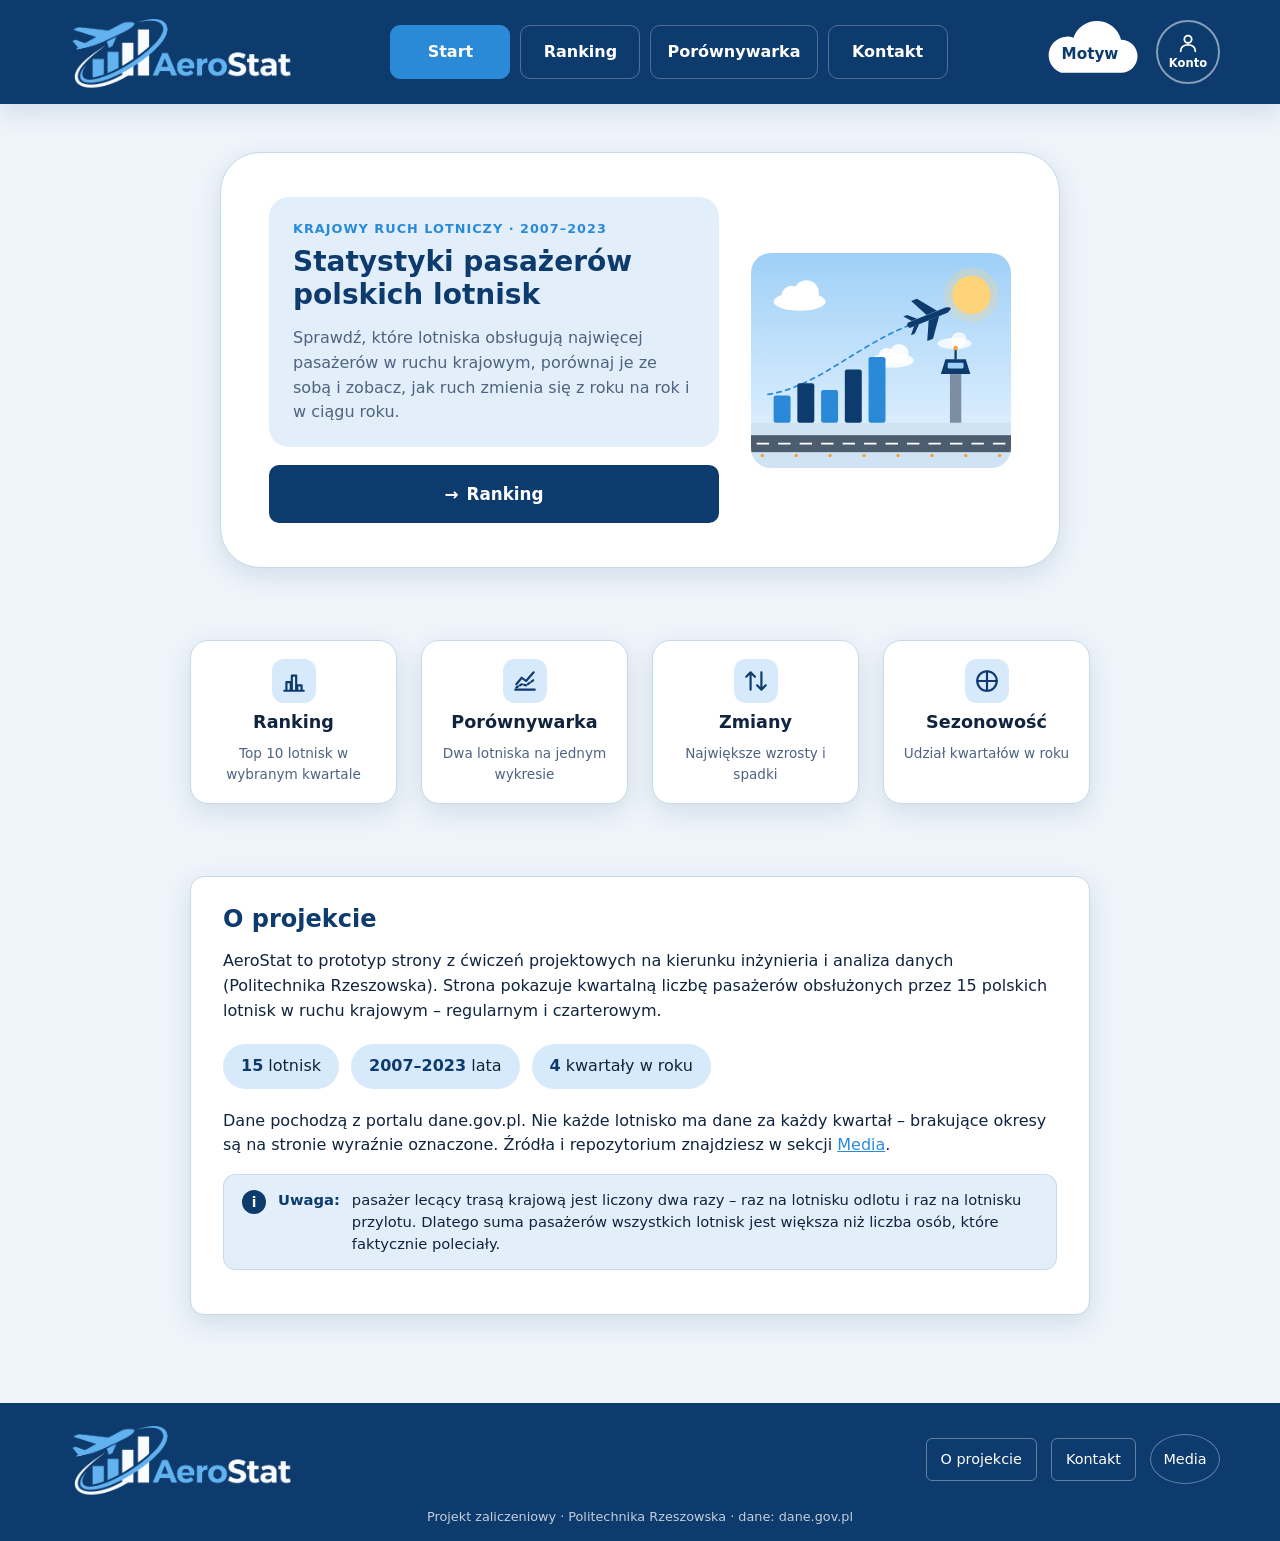
<file: index.html>
<!DOCTYPE html>
<html lang="pl">
<head>
  <meta charset="UTF-8">
  <meta name="viewport" content="width=device-width, initial-scale=1">
  <title>AeroStat – statystyki pasażerów polskich lotnisk</title>
  <meta name="description" content="Statystyki pasażerów polskich lotnisk w ruchu krajowym, 2007–2023.">
  <link rel="icon" href="img/favicon.svg" type="image/svg+xml">
  <link rel="stylesheet" href="css/style.css">
  <script src="js/theme.js"></script>
  <script src="js/menu.js" defer></script>
  <script src="js/konto.js" defer></script>
</head>
<body>
  <!-- NAGŁÓWEK: logo, menu, przyciski Motyw i Konto (taki sam na każdej stronie) -->
  <header class="site-header">
    <div class="header-inner">
      <a class="logo" href="index.html" aria-label="AeroStat – strona główna">
    <img src="img/logo-jasny.png" alt="Logo AeroStat" class="logo-img logo-img--jasny">
    <img src="img/logo-ciemny.png" alt="Logo AeroStat" class="logo-img logo-img--ciemny">
    
</a>

      <!-- Przycisk ☰ widoczny tylko na telefonie -->
      <button class="menu-btn" type="button" aria-label="Menu" aria-expanded="false" aria-controls="main-nav">☰</button>

      <nav class="main-nav" id="main-nav" aria-label="Menu główne">
        <a class="nav-link" href="index.html" aria-current="page">Start</a>
        <a class="nav-link" href="ranking.html">Ranking</a>
        <a class="nav-link" href="porownywarka.html">Porównywarka</a>
        <a class="nav-link" href="kontakt.html">Kontakt</a>
      </nav>

      <div class="header-actions">
        <!-- MOTYW: chmurka otwiera panel z wyglądem (obsługuje js/theme.js) -->
        <div class="theme-wrap">
          <button class="theme-btn" type="button" aria-expanded="false" aria-controls="theme-panel">
            <svg class="cloud-shape" viewBox="0 0 100 60" aria-hidden="true">
              <path d="M22 54H80A16 16 0 0 0 80 22A24 24 0 0 0 34 20A18 18 0 0 0 22 54Z"/>
            </svg>
            <span class="theme-btn-label">Motyw</span>
          </button>

          <div class="theme-panel" id="theme-panel" role="group" aria-labelledby="theme-panel-title" hidden>
            <h2 class="theme-panel-title" id="theme-panel-title">Wygląd strony</h2>

            <p class="theme-panel-label">Motyw</p>
            <div class="theme-options">
              <button class="theme-option" type="button" data-motyw="light" aria-pressed="false">Jasny</button>
              <button class="theme-option" type="button" data-motyw="dark" aria-pressed="false">Ciemny</button>
              <button class="theme-option" type="button" data-motyw="system" aria-pressed="false">Jak system</button>
            </div>

            <p class="theme-panel-label">Wielkość liter</p>
            <div class="theme-litery">
              <button class="theme-litery-btn" type="button" id="litery-mniej" aria-label="Zmniejsz litery">A−</button>
              <button class="theme-litery-btn" type="button" id="litery-reset" aria-label="Domyślna wielkość liter">A</button>
              <button class="theme-litery-btn" type="button" id="litery-wiecej" aria-label="Powiększ litery">A+</button>
            </div>

            <p class="theme-panel-label">Czytnik</p>
            <button class="theme-read" type="button" id="czytnik-btn" aria-pressed="false">Czytaj stronę na głos</button>
            <p class="theme-panel-note" id="czytnik-status">Czyta tytuł i treść strony po polsku.</p>
          </div>
        </div>

        <!-- KONTO: okrągły przycisk otwiera panel logowania (obsługuje js/konto.js) -->
        <div class="account-wrap">
          <button class="account-btn" type="button" aria-expanded="false" aria-controls="konto-panel">
            <svg viewBox="0 0 24 24" aria-hidden="true">
              <circle cx="12" cy="8" r="4"/>
              <path d="M4 21c0-4.4 3.6-7 8-7s8 2.6 8 7"/>
            </svg>
            <span>Konto</span>
          </button>

          <div class="account-panel" id="konto-panel" role="group" aria-labelledby="konto-panel-title" hidden>
            <h2 class="account-panel-title" id="konto-panel-title">Konto</h2>

            <!-- Widok dla osoby, która nie jest zalogowana -->
            <div id="konto-logowanie">
              <form id="login-form" class="account-form" novalidate>
                <label for="login-nazwa">Nazwa użytkownika</label>
                <input id="login-nazwa" name="login" type="text" autocomplete="username">
                <label for="login-haslo">Hasło</label>
                <input id="login-haslo" name="haslo" type="password" autocomplete="current-password">
                <button class="btn btn-primary" type="submit">Zaloguj</button>
                <p class="account-error" id="login-blad" role="alert"></p>
              </form>
              <p class="account-hint">Nie masz konta? <a href="rejestracja.html">Załóż konto</a></p>
            </div>

            <!-- Widok dla osoby zalogowanej -->
            <div id="konto-zalogowany" hidden>
              <p class="account-hello">Zalogowano jako <strong id="konto-nazwa"></strong></p>
              <h3 class="account-subtitle">Ulubione lotniska</h3>
              <form id="ulubione-form" class="account-form">
                <label for="ulubione-wybor">Wybierz lotnisko</label>
                <select id="ulubione-wybor"></select>
                <button class="btn btn-secondary" type="submit">Dodaj do ulubionych</button>
              </form>
              <ul class="account-favs" id="ulubione-lista"></ul>
              <button class="btn btn-secondary account-logout" id="wyloguj-btn" type="button">Wyloguj</button>
            </div>

            <p class="account-message" id="konto-komunikat" role="status"></p>
          </div>
        </div>
      </div>
    </div>
  </header>

  <main class="main">
    <!-- HERO: opis strony i odnośnik do rankingu po lewej, obrazek po prawej -->
    <section class="hero">
      <div class="hero-text">
        <div class="hero-desc">
          <p class="eyebrow">Krajowy ruch lotniczy · 2007–2023</p>
          <h1>Statystyki pasażerów polskich lotnisk</h1>
          <p>
            Sprawdź, które lotniska obsługują najwięcej pasażerów w ruchu krajowym,
            porównaj je ze sobą i zobacz, jak ruch zmienia się z roku na rok
            i w ciągu roku.
          </p>
        </div>
        <a class="btn btn-primary hero-link" href="ranking.html">
          <span aria-hidden="true">→</span> Ranking
        </a>
      </div>
      <div class="hero-img">
        <img src="img/hero.svg" alt="Ilustracja: samolot nad lotniskiem i rosnący wykres słupkowy" width="460" height="380">
      </div>
    </section>

    <!-- KAFELKI: cztery funkcje strony -->
    <section class="tiles" aria-label="Funkcje strony">
      <a class="tile" href="ranking.html">
        <span class="tile-icon"><svg viewBox="0 0 24 24" aria-hidden="true"><path d="M3 21h18M5 21v-8h4v8M10 21V7h4v14M15 21v-5h4v5"/></svg></span>
        <span class="tile-title">Ranking</span>
        <span class="tile-desc">Top 10 lotnisk w wybranym kwartale</span>
      </a>
      <a class="tile" href="porownywarka.html">
        <span class="tile-icon"><svg viewBox="0 0 24 24" aria-hidden="true"><path d="M3 20h18"/><path d="M4 15l5-6 4 3 7-8"/><path d="M4 18l5-3 4 1 7-5" stroke-dasharray="2 2"/></svg></span>
        <span class="tile-title">Porównywarka</span>
        <span class="tile-desc">Dwa lotniska na jednym wykresie</span>
      </a>
      <a class="tile" href="zmiany.html">
        <span class="tile-icon"><svg viewBox="0 0 24 24" aria-hidden="true"><path d="M7 20V4M3 8l4-4 4 4M17 4v16M13 16l4 4 4-4"/></svg></span>
        <span class="tile-title">Zmiany</span>
        <span class="tile-desc">Największe wzrosty i spadki</span>
      </a>
      <a class="tile" href="sezonowosc.html">
        <span class="tile-icon"><svg viewBox="0 0 24 24" aria-hidden="true"><circle cx="12" cy="12" r="9"/><path d="M12 3v18M3 12h18"/></svg></span>
        <span class="tile-title">Sezonowość</span>
        <span class="tile-desc">Udział kwartałów w roku</span>
      </a>
    </section>

    <!-- O PROJEKCIE: tu prowadzi link „O projekcie” ze stopki -->
    <section class="panel about" id="o-projekcie">
      <h2>O projekcie</h2>
      <p>
        AeroStat to prototyp strony z ćwiczeń projektowych na kierunku inżynieria
        i analiza danych (Politechnika Rzeszowska). Strona pokazuje kwartalną liczbę
        pasażerów obsłużonych przez 15 polskich lotnisk w ruchu krajowym –
        regularnym i czarterowym.
      </p>
      <ul class="facts">
        <li><strong>15</strong> lotnisk</li>
        <li><strong>2007–2023</strong> lata</li>
        <li><strong>4</strong> kwartały w roku</li>
      </ul>
      <p>
        Dane pochodzą z portalu dane.gov.pl. Nie każde lotnisko ma dane za każdy
        kwartał – brakujące okresy są na stronie wyraźnie oznaczone.
        Źródła i repozytorium znajdziesz w sekcji <a href="kontakt.html#media">Media</a>.
      </p>
      <p class="note">
        <strong>Uwaga:</strong> pasażer lecący trasą krajową jest liczony dwa razy – raz na lotnisku
        odlotu i raz na lotnisku przylotu. Dlatego suma pasażerów wszystkich lotnisk
        jest większa niż liczba osób, które faktycznie poleciały.
      </p>
    </section>
  </main>

  <!-- STOPKA: logo, O projekcie, Kontakt, Media (taka sama na każdej stronie) -->
  <footer class="site-footer">
    <div class="footer-inner">
     <a class="logo logo--footer" href="index.html" aria-label="AeroStat – strona główna">
    <img src="img/logo-jasny.png" alt="Logo AeroStat" class="logo-img logo-img--jasny">
    <img src="img/logo-ciemny.png" alt="Logo AeroStat" class="logo-img logo-img--ciemny">
</a>

      <nav class="footer-nav" aria-label="Stopka">
        <a class="footer-link" href="index.html#o-projekcie">O projekcie</a>
        <a class="footer-link" href="kontakt.html">Kontakt</a>
        <a class="footer-link footer-link--round" href="kontakt.html#media">Media</a>
      </nav>
    </div>
    <p class="footer-note">Projekt zaliczeniowy · Politechnika Rzeszowska · dane: dane.gov.pl</p>
  </footer>
</body>
</html>
</file>
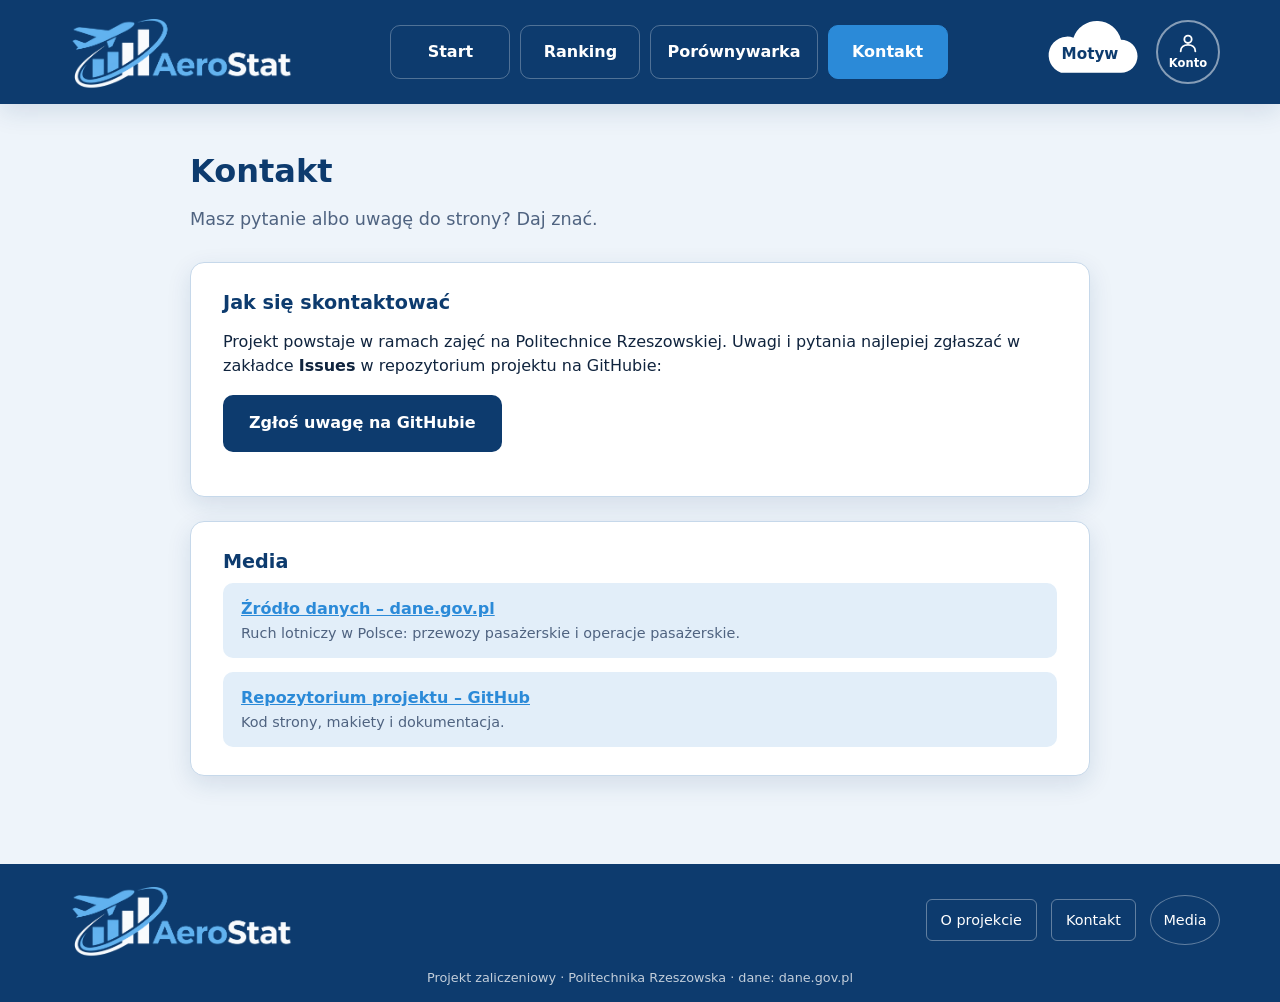
<file: kontakt.html>
<!DOCTYPE html>
<html lang="pl">
<head>
  <meta charset="UTF-8">
  <meta name="viewport" content="width=device-width, initial-scale=1">
  <title>Kontakt – AeroStat</title>
  <meta name="description" content="Kontakt oraz źródła danych projektu AeroStat.">
  <link rel="icon" href="img/favicon.svg" type="image/svg+xml">
  <link rel="stylesheet" href="css/style.css">
  <script src="js/theme.js"></script>
  <script src="js/menu.js" defer></script>
  <script src="js/konto.js" defer></script>
</head>
<body>
  <!-- NAGŁÓWEK: logo, menu, przyciski Motyw i Konto (taki sam na każdej stronie) -->
  <header class="site-header">
    <div class="header-inner">
     <a class="logo" href="index.html" aria-label="AeroStat – strona główna">
    <img src="img/logo-jasny.png" alt="Logo AeroStat" class="logo-img logo-img--jasny">
    <img src="img/logo-ciemny.png" alt="Logo AeroStat" class="logo-img logo-img--ciemny">
</a>

      <!-- Przycisk ☰ widoczny tylko na telefonie -->
      <button class="menu-btn" type="button" aria-label="Menu" aria-expanded="false" aria-controls="main-nav">☰</button>

      <nav class="main-nav" id="main-nav" aria-label="Menu główne">
        <a class="nav-link" href="index.html">Start</a>
        <a class="nav-link" href="ranking.html">Ranking</a>
        <a class="nav-link" href="porownywarka.html">Porównywarka</a>
        <a class="nav-link" href="kontakt.html" aria-current="page">Kontakt</a>
      </nav>

      <div class="header-actions">
        <!-- MOTYW: chmurka otwiera panel z wyglądem (obsługuje js/theme.js) -->
        <div class="theme-wrap">
          <button class="theme-btn" type="button" aria-expanded="false" aria-controls="theme-panel">
            <svg class="cloud-shape" viewBox="0 0 100 60" aria-hidden="true">
              <path d="M22 54H80A16 16 0 0 0 80 22A24 24 0 0 0 34 20A18 18 0 0 0 22 54Z"/>
            </svg>
            <span class="theme-btn-label">Motyw</span>
          </button>

          <div class="theme-panel" id="theme-panel" role="group" aria-labelledby="theme-panel-title" hidden>
            <h2 class="theme-panel-title" id="theme-panel-title">Wygląd strony</h2>

            <p class="theme-panel-label">Motyw</p>
            <div class="theme-options">
              <button class="theme-option" type="button" data-motyw="light" aria-pressed="false">Jasny</button>
              <button class="theme-option" type="button" data-motyw="dark" aria-pressed="false">Ciemny</button>
              <button class="theme-option" type="button" data-motyw="system" aria-pressed="false">Jak system</button>
            </div>

            <p class="theme-panel-label">Wielkość liter</p>
            <div class="theme-litery">
              <button class="theme-litery-btn" type="button" id="litery-mniej" aria-label="Zmniejsz litery">A−</button>
              <button class="theme-litery-btn" type="button" id="litery-reset" aria-label="Domyślna wielkość liter">A</button>
              <button class="theme-litery-btn" type="button" id="litery-wiecej" aria-label="Powiększ litery">A+</button>
            </div>

            <p class="theme-panel-label">Czytnik</p>
            <button class="theme-read" type="button" id="czytnik-btn" aria-pressed="false">Czytaj stronę na głos</button>
            <p class="theme-panel-note" id="czytnik-status">Czyta tytuł i treść strony po polsku.</p>
          </div>
        </div>

        <!-- KONTO: okrągły przycisk otwiera panel logowania (obsługuje js/konto.js) -->
        <div class="account-wrap">
          <button class="account-btn" type="button" aria-expanded="false" aria-controls="konto-panel">
            <svg viewBox="0 0 24 24" aria-hidden="true">
              <circle cx="12" cy="8" r="4"/>
              <path d="M4 21c0-4.4 3.6-7 8-7s8 2.6 8 7"/>
            </svg>
            <span>Konto</span>
          </button>

          <div class="account-panel" id="konto-panel" role="group" aria-labelledby="konto-panel-title" hidden>
            <h2 class="account-panel-title" id="konto-panel-title">Konto</h2>

            <!-- Widok dla osoby, która nie jest zalogowana -->
            <div id="konto-logowanie">
              <form id="login-form" class="account-form" novalidate>
                <label for="login-nazwa">Nazwa użytkownika</label>
                <input id="login-nazwa" name="login" type="text" autocomplete="username">
                <label for="login-haslo">Hasło</label>
                <input id="login-haslo" name="haslo" type="password" autocomplete="current-password">
                <button class="btn btn-primary" type="submit">Zaloguj</button>
                <p class="account-error" id="login-blad" role="alert"></p>
              </form>
              <p class="account-hint">Nie masz konta? <a href="rejestracja.html">Załóż konto</a></p>
            </div>

            <!-- Widok dla osoby zalogowanej -->
            <div id="konto-zalogowany" hidden>
              <p class="account-hello">Zalogowano jako <strong id="konto-nazwa"></strong></p>
              <h3 class="account-subtitle">Ulubione lotniska</h3>
              <form id="ulubione-form" class="account-form">
                <label for="ulubione-wybor">Wybierz lotnisko</label>
                <select id="ulubione-wybor"></select>
                <button class="btn btn-secondary" type="submit">Dodaj do ulubionych</button>
              </form>
              <ul class="account-favs" id="ulubione-lista"></ul>
              <button class="btn btn-secondary account-logout" id="wyloguj-btn" type="button">Wyloguj</button>
            </div>

            <p class="account-message" id="konto-komunikat" role="status"></p>
          </div>
        </div>
      </div>
    </div>
  </header>

  <main class="main page">
    <div class="page-head">
      <h1>Kontakt</h1>
      <p class="lead">Masz pytanie albo uwagę do strony? Daj znać.</p>
    </div>

    <section class="panel" aria-labelledby="kontakt-tytul">
      <h2 class="panel-title" id="kontakt-tytul">Jak się skontaktować</h2>
      <p>
        Projekt powstaje w ramach zajęć na Politechnice Rzeszowskiej. Uwagi i pytania
        najlepiej zgłaszać w zakładce <strong>Issues</strong> w repozytorium projektu
        na GitHubie:
      </p>
      <p>
        <a class="btn btn-primary" href="https://github.com/PanBombelski/airdata-passenger-stats/issues">Zgłoś uwagę na GitHubie</a>
      </p>
    </section>

    <!-- MEDIA: tu prowadzi okrągły przycisk „Media” ze stopki -->
    <section class="panel" id="media" aria-labelledby="media-tytul">
      <h2 class="panel-title" id="media-tytul">Media</h2>
      <ul class="link-list">
        <li>
          <a href="https://dane.gov.pl/pl/dataset/3791,ruch-lotniczy-w-polsce-przewozy-pasazerskie-operac/resource/55624/table?page=1&amp;per_page=20&amp;q=&amp;sort=">Źródło danych – dane.gov.pl</a>
          <span>Ruch lotniczy w Polsce: przewozy pasażerskie i operacje pasażerskie.</span>
        </li>
        <li>
          <a href="https://github.com/PanBombelski/airdata-passenger-stats">Repozytorium projektu – GitHub</a>
          <span>Kod strony, makiety i dokumentacja.</span>
        </li>
      </ul>
    </section>
  </main>

  <!-- STOPKA: logo, O projekcie, Kontakt, Media (taka sama na każdej stronie) -->
  <footer class="site-footer">
    <div class="footer-inner">
      <a class="logo logo--footer" href="index.html" aria-label="AeroStat – strona główna">
    <img src="img/logo-jasny.png" alt="Logo AeroStat" class="logo-img logo-img--jasny">
    <img src="img/logo-ciemny.png" alt="Logo AeroStat" class="logo-img logo-img--ciemny">
</a>

      <nav class="footer-nav" aria-label="Stopka">
        <a class="footer-link" href="index.html#o-projekcie">O projekcie</a>
        <a class="footer-link" href="kontakt.html">Kontakt</a>
        <a class="footer-link footer-link--round" href="kontakt.html#media">Media</a>
      </nav>
    </div>
    <p class="footer-note">Projekt zaliczeniowy · Politechnika Rzeszowska · dane: dane.gov.pl</p>
  </footer>
</body>
</html>
</file>
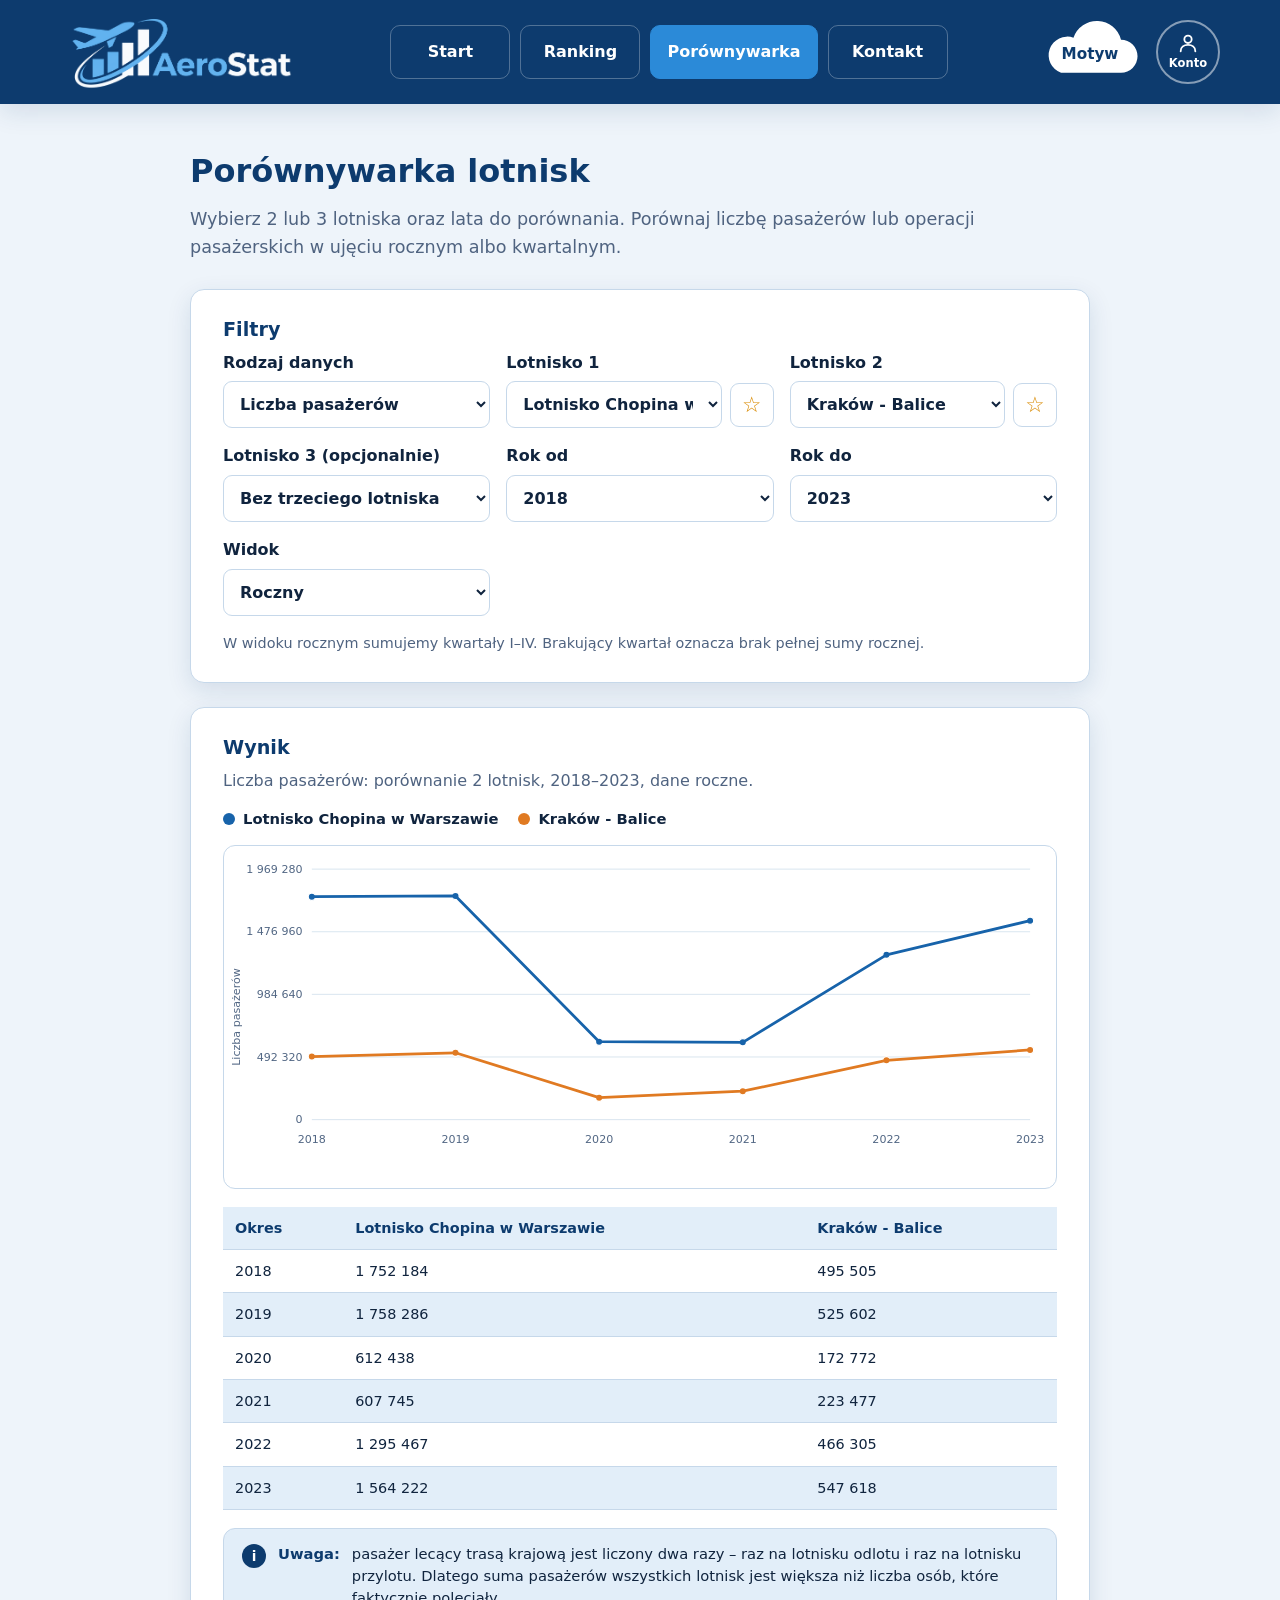
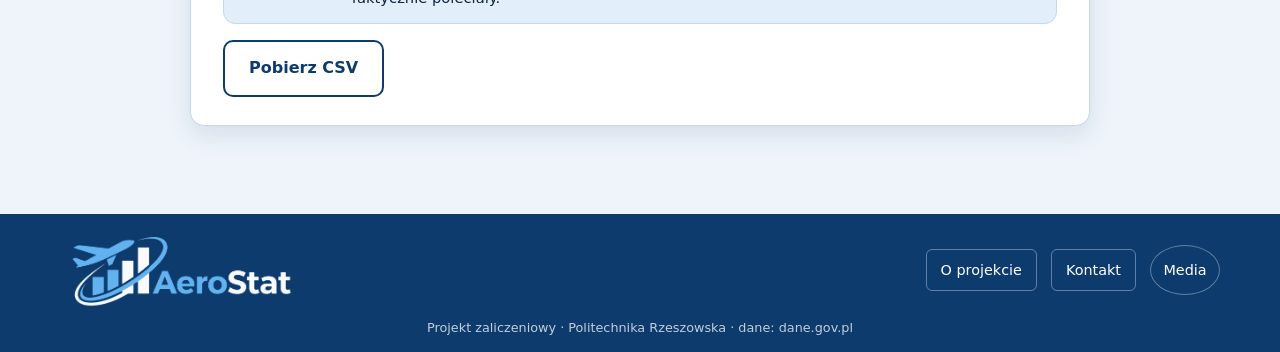
<file: porownywarka.html>
<!DOCTYPE html>
<html lang="pl">
<head>
  <meta charset="UTF-8">
  <meta name="viewport" content="width=device-width, initial-scale=1">
  <title>Porównywarka lotnisk – AeroStat</title>
  <meta name="description" content="Porównanie liczby pasażerów dwóch lotnisk w czasie.">
  <link rel="icon" href="img/favicon.svg" type="image/svg+xml">
  <link rel="stylesheet" href="css/style.css">
  <script src="js/theme.js"></script>
  <script src="js/menu.js" defer></script>
  <script src="js/konto.js" defer></script>
  <script src="js/porownywarka.js" defer></script>
</head>
<body>
  <!-- NAGŁÓWEK: logo, menu, przyciski Motyw i Konto (taki sam na każdej stronie) -->
  <header class="site-header">
    <div class="header-inner">
      <a class="logo" href="index.html" aria-label="AeroStat – strona główna">
    <img src="img/logo-jasny.png" alt="Logo AeroStat" class="logo-img logo-img--jasny">
    <img src="img/logo-ciemny.png" alt="Logo AeroStat" class="logo-img logo-img--ciemny">
</a>

      <!-- Przycisk ☰ widoczny tylko na telefonie -->
      <button class="menu-btn" type="button" aria-label="Menu" aria-expanded="false" aria-controls="main-nav">☰</button>

      <nav class="main-nav" id="main-nav" aria-label="Menu główne">
        <a class="nav-link" href="index.html">Start</a>
        <a class="nav-link" href="ranking.html">Ranking</a>
        <a class="nav-link" href="porownywarka.html" aria-current="page">Porównywarka</a>
        <a class="nav-link" href="kontakt.html">Kontakt</a>
      </nav>

      <div class="header-actions">
        <!-- MOTYW: chmurka otwiera panel z wyglądem (obsługuje js/theme.js) -->
        <div class="theme-wrap">
          <button class="theme-btn" type="button" aria-expanded="false" aria-controls="theme-panel">
            <svg class="cloud-shape" viewBox="0 0 100 60" aria-hidden="true">
              <path d="M22 54H80A16 16 0 0 0 80 22A24 24 0 0 0 34 20A18 18 0 0 0 22 54Z"/>
            </svg>
            <span class="theme-btn-label">Motyw</span>
          </button>

          <div class="theme-panel" id="theme-panel" role="group" aria-labelledby="theme-panel-title" hidden>
            <h2 class="theme-panel-title" id="theme-panel-title">Wygląd strony</h2>

            <p class="theme-panel-label">Motyw</p>
            <div class="theme-options">
              <button class="theme-option" type="button" data-motyw="light" aria-pressed="false">Jasny</button>
              <button class="theme-option" type="button" data-motyw="dark" aria-pressed="false">Ciemny</button>
              <button class="theme-option" type="button" data-motyw="system" aria-pressed="false">Jak system</button>
            </div>

            <p class="theme-panel-label">Wielkość liter</p>
            <div class="theme-litery">
              <button class="theme-litery-btn" type="button" id="litery-mniej" aria-label="Zmniejsz litery">A−</button>
              <button class="theme-litery-btn" type="button" id="litery-reset" aria-label="Domyślna wielkość liter">A</button>
              <button class="theme-litery-btn" type="button" id="litery-wiecej" aria-label="Powiększ litery">A+</button>
            </div>

            <p class="theme-panel-label">Czytnik</p>
            <button class="theme-read" type="button" id="czytnik-btn" aria-pressed="false">Czytaj stronę na głos</button>
            <p class="theme-panel-note" id="czytnik-status">Czyta tytuł i treść strony po polsku.</p>
          </div>
        </div>

        <!-- KONTO: okrągły przycisk otwiera panel logowania (obsługuje js/konto.js) -->
        <div class="account-wrap">
          <button class="account-btn" type="button" aria-expanded="false" aria-controls="konto-panel">
            <svg viewBox="0 0 24 24" aria-hidden="true">
              <circle cx="12" cy="8" r="4"/>
              <path d="M4 21c0-4.4 3.6-7 8-7s8 2.6 8 7"/>
            </svg>
            <span>Konto</span>
          </button>

          <div class="account-panel" id="konto-panel" role="group" aria-labelledby="konto-panel-title" hidden>
            <h2 class="account-panel-title" id="konto-panel-title">Konto</h2>

            <!-- Widok dla osoby, która nie jest zalogowana -->
            <div id="konto-logowanie">
              <form id="login-form" class="account-form" novalidate>
                <label for="login-nazwa">Nazwa użytkownika</label>
                <input id="login-nazwa" name="login" type="text" autocomplete="username">
                <label for="login-haslo">Hasło</label>
                <input id="login-haslo" name="haslo" type="password" autocomplete="current-password">
                <button class="btn btn-primary" type="submit">Zaloguj</button>
                <p class="account-error" id="login-blad" role="alert"></p>
              </form>
              <p class="account-hint">Nie masz konta? <a href="rejestracja.html">Załóż konto</a></p>
            </div>

            <!-- Widok dla osoby zalogowanej -->
            <div id="konto-zalogowany" hidden>
              <p class="account-hello">Zalogowano jako <strong id="konto-nazwa"></strong></p>
              <h3 class="account-subtitle">Ulubione lotniska</h3>
              <form id="ulubione-form" class="account-form">
                <label for="ulubione-wybor">Wybierz lotnisko</label>
                <select id="ulubione-wybor"></select>
                <button class="btn btn-secondary" type="submit">Dodaj do ulubionych</button>
              </form>
              <ul class="account-favs" id="ulubione-lista"></ul>
              <button class="btn btn-secondary account-logout" id="wyloguj-btn" type="button">Wyloguj</button>
            </div>

            <p class="account-message" id="konto-komunikat" role="status"></p>
          </div>
        </div>
      </div>
    </div>
  </header>

  <main class="main page">
    <div class="page-head">
      <h1>Porównywarka lotnisk</h1>
      <p class="lead">Wybierz 2 lub 3 lotniska oraz lata do porównania. Porównaj liczbę pasażerów lub operacji pasażerskich w ujęciu rocznym albo kwartalnym.</p>
    </div>

    <!-- FILTRY: pola wyboru pojawią się w kolejnych etapach -->
    <section class="panel" aria-labelledby="filtry-tytul">
      <h2 class="panel-title" id="filtry-tytul">Filtry</h2>
      <div class="por-filters">
        <label>Rodzaj danych<select id="por-metric"><option value="pasazerowie">Liczba pasażerów</option><option value="operacje">Liczba operacji lotniczych</option></select></label>
        <label>Lotnisko 1<select id="por-airport-1" aria-label="Pierwsze lotnisko"></select></label>
        <label>Lotnisko 2<select id="por-airport-2" aria-label="Drugie lotnisko"></select></label>
        <label>Lotnisko 3 (opcjonalnie)<select id="por-airport-3" aria-label="Trzecie lotnisko"></select></label>
        <label>Rok od<select id="por-from"></select></label>
        <label>Rok do<select id="por-to"></select></label>
        <label>Widok<select id="por-granularity"><option value="year">Roczny</option><option value="quarter">Kwartalny</option></select></label>
      </div>
      <p class="por-hint">W widoku rocznym sumujemy kwartały I–IV. Brakujący kwartał oznacza brak pełnej sumy rocznej.</p>
    </section>

    <!-- WYNIK: tabela lub wykres -->
    <section class="panel" aria-labelledby="wynik-tytul">
      <h2 class="panel-title" id="wynik-tytul">Wynik</h2>
      <p id="por-status" role="status" aria-live="polite">Wczytywanie danych…</p>
      <div class="por-legend" id="por-legend"></div>
      <div class="por-chart-scroll"><svg id="por-chart" viewBox="0 0 900 370" role="img" aria-label="Wykres liniowy porównania lotnisk"></svg></div>
      <div class="por-table-scroll"><table class="por-table"><thead><tr id="por-table-head"><th>Okres</th></tr></thead><tbody id="por-table-body"></tbody></table></div>
      <p class="note">
        <strong>Uwaga:</strong> pasażer lecący trasą krajową jest liczony dwa razy – raz na lotnisku
        odlotu i raz na lotnisku przylotu. Dlatego suma pasażerów wszystkich lotnisk
        jest większa niż liczba osób, które faktycznie poleciały.
      </p>
      <!-- Pobieranie CSV zadziała w etapie 7 -->
      <button class="btn btn-secondary" id="por-download" type="button" disabled>Pobierz CSV</button>
    </section>
  </main>

  <!-- STOPKA: logo, O projekcie, Kontakt, Media (taka sama na każdej stronie) -->
  <footer class="site-footer">
    <div class="footer-inner">
     <a class="logo logo--footer" href="index.html" aria-label="AeroStat – strona główna">
    <img src="img/logo-jasny.png" alt="Logo AeroStat" class="logo-img logo-img--jasny">
    <img src="img/logo-ciemny.png" alt="Logo AeroStat" class="logo-img logo-img--ciemny">
</a>

      <nav class="footer-nav" aria-label="Stopka">
        <a class="footer-link" href="index.html#o-projekcie">O projekcie</a>
        <a class="footer-link" href="kontakt.html">Kontakt</a>
        <a class="footer-link footer-link--round" href="kontakt.html#media">Media</a>
      </nav>
    </div>
    <p class="footer-note">Projekt zaliczeniowy · Politechnika Rzeszowska · dane: dane.gov.pl</p>
  </footer>
</body>
</html>
</file>
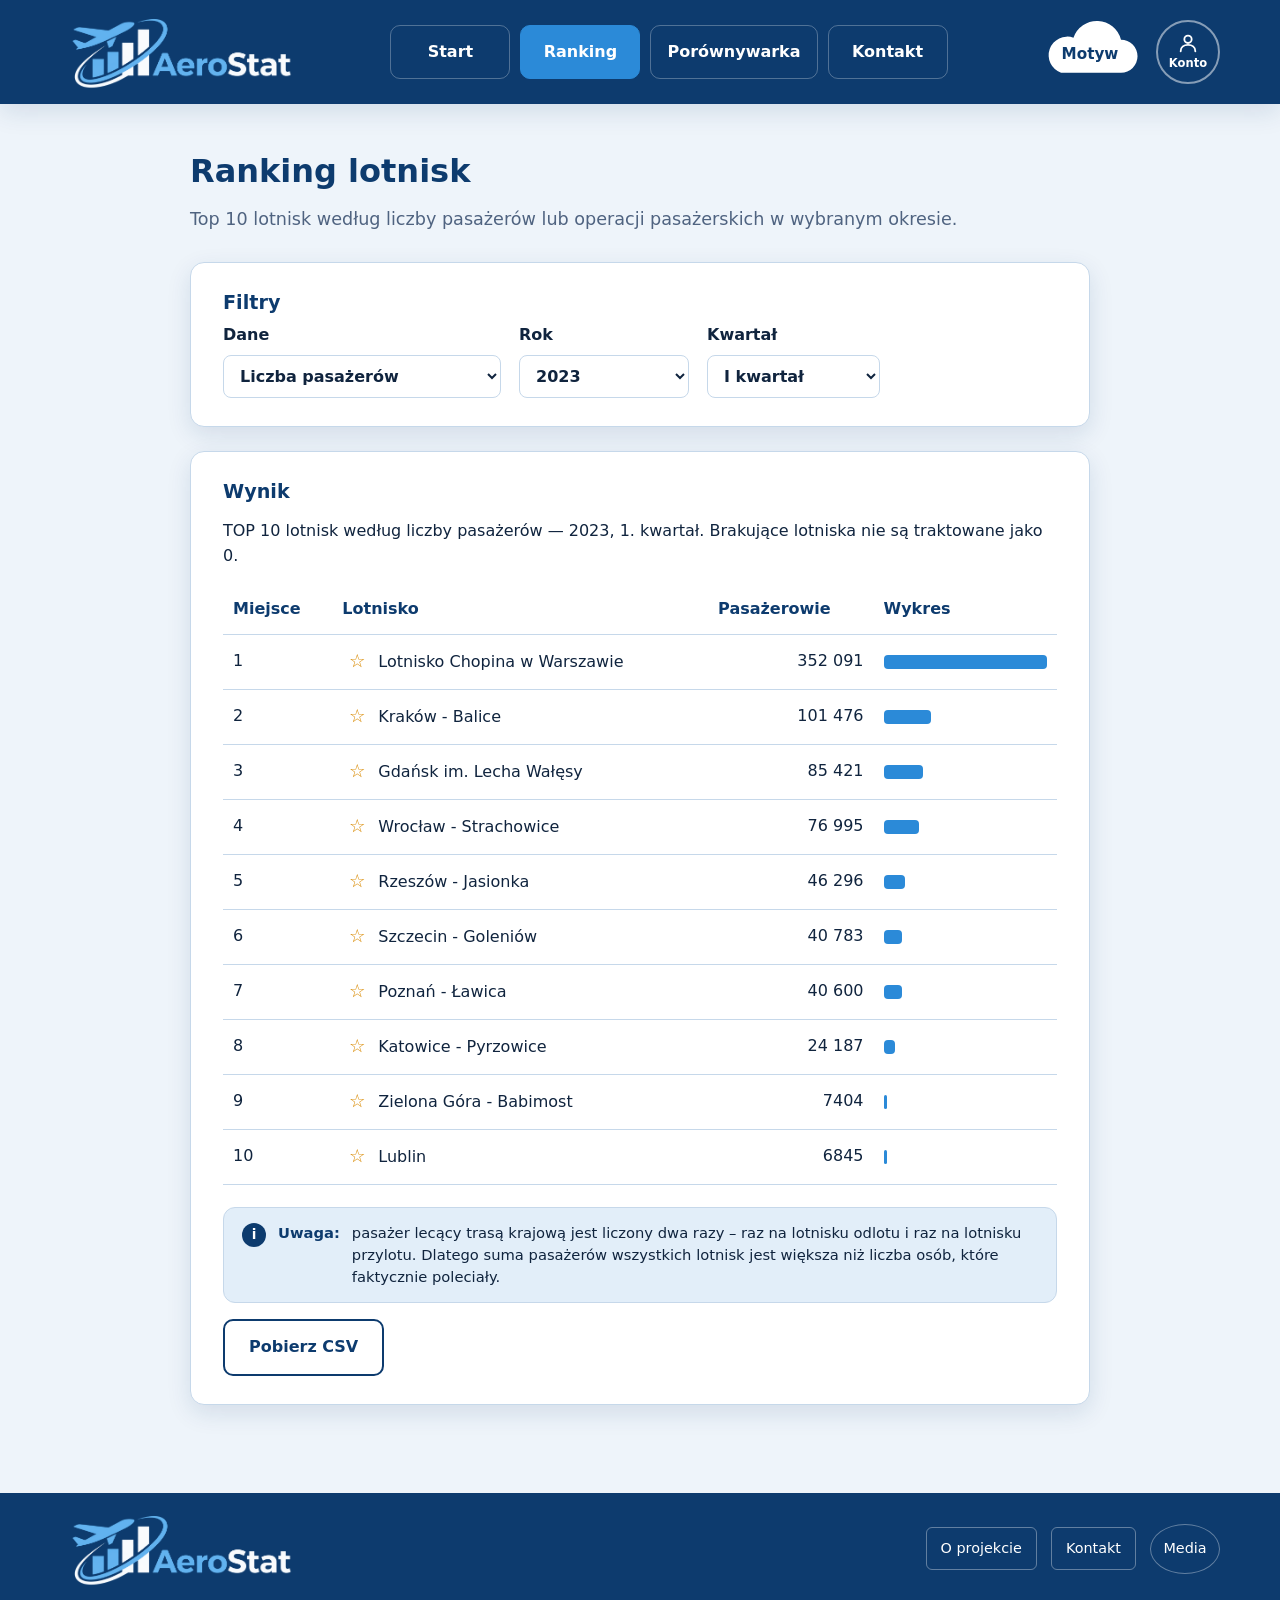
<file: ranking.html>
<!DOCTYPE html>
<html lang="pl">
<head>
  <meta charset="UTF-8">
  <meta name="viewport" content="width=device-width, initial-scale=1">
  <title>Ranking lotnisk – AeroStat</title>
  <meta name="description" content="Top 10 polskich lotnisk według liczby pasażerów w wybranym kwartale.">
  <link rel="icon" href="img/favicon.svg" type="image/svg+xml">
  <link rel="stylesheet" href="css/style.css">
  <script src="js/theme.js"></script>
  <script src="js/menu.js" defer></script>
  <script src="js/konto.js" defer></script>
  <script src="js/ranking.js" defer></script>
</head>
<body>
  <!-- NAGŁÓWEK: logo, menu, przyciski Motyw i Konto (taki sam na każdej stronie) -->
  <header class="site-header">
    <div class="header-inner">
      <a class="logo" href="index.html" aria-label="AeroStat – strona główna">
          <img src="img/logo-jasny.png" alt="Logo AeroStat" class="logo-img logo-img--jasny">
    <img src="img/logo-ciemny.png" alt="Logo AeroStat" class="logo-img logo-img--ciemny">
        </a>

      <!-- Przycisk ☰ widoczny tylko na telefonie -->
      <button class="menu-btn" type="button" aria-label="Menu" aria-expanded="false" aria-controls="main-nav">☰</button>

      <nav class="main-nav" id="main-nav" aria-label="Menu główne">
        <a class="nav-link" href="index.html">Start</a>
        <a class="nav-link" href="ranking.html" aria-current="page">Ranking</a>
        <a class="nav-link" href="porownywarka.html">Porównywarka</a>
        <a class="nav-link" href="kontakt.html">Kontakt</a>
      </nav>

      <div class="header-actions">
        <!-- MOTYW: chmurka otwiera panel z wyglądem (obsługuje js/theme.js) -->
        <div class="theme-wrap">
          <button class="theme-btn" type="button" aria-expanded="false" aria-controls="theme-panel">
            <svg class="cloud-shape" viewBox="0 0 100 60" aria-hidden="true">
              <path d="M22 54H80A16 16 0 0 0 80 22A24 24 0 0 0 34 20A18 18 0 0 0 22 54Z"/>
            </svg>
            <span class="theme-btn-label">Motyw</span>
          </button>

          <div class="theme-panel" id="theme-panel" role="group" aria-labelledby="theme-panel-title" hidden>
            <h2 class="theme-panel-title" id="theme-panel-title">Wygląd strony</h2>

            <p class="theme-panel-label">Motyw</p>
            <div class="theme-options">
              <button class="theme-option" type="button" data-motyw="light" aria-pressed="false">Jasny</button>
              <button class="theme-option" type="button" data-motyw="dark" aria-pressed="false">Ciemny</button>
              <button class="theme-option" type="button" data-motyw="system" aria-pressed="false">Jak system</button>
            </div>

            <p class="theme-panel-label">Wielkość liter</p>
            <div class="theme-litery">
              <button class="theme-litery-btn" type="button" id="litery-mniej" aria-label="Zmniejsz litery">A−</button>
              <button class="theme-litery-btn" type="button" id="litery-reset" aria-label="Domyślna wielkość liter">A</button>
              <button class="theme-litery-btn" type="button" id="litery-wiecej" aria-label="Powiększ litery">A+</button>
            </div>

            <p class="theme-panel-label">Czytnik</p>
            <button class="theme-read" type="button" id="czytnik-btn" aria-pressed="false">Czytaj stronę na głos</button>
            <p class="theme-panel-note" id="czytnik-status">Czyta tytuł i treść strony po polsku.</p>
          </div>
        </div>

        <!-- KONTO: okrągły przycisk otwiera panel logowania (obsługuje js/konto.js) -->
        <div class="account-wrap">
          <button class="account-btn" type="button" aria-expanded="false" aria-controls="konto-panel">
            <svg viewBox="0 0 24 24" aria-hidden="true">
              <circle cx="12" cy="8" r="4"/>
              <path d="M4 21c0-4.4 3.6-7 8-7s8 2.6 8 7"/>
            </svg>
            <span>Konto</span>
          </button>

          <div class="account-panel" id="konto-panel" role="group" aria-labelledby="konto-panel-title" hidden>
            <h2 class="account-panel-title" id="konto-panel-title">Konto</h2>

            <!-- Widok dla osoby, która nie jest zalogowana -->
            <div id="konto-logowanie">
              <form id="login-form" class="account-form" novalidate>
                <label for="login-nazwa">Nazwa użytkownika</label>
                <input id="login-nazwa" name="login" type="text" autocomplete="username">
                <label for="login-haslo">Hasło</label>
                <input id="login-haslo" name="haslo" type="password" autocomplete="current-password">
                <button class="btn btn-primary" type="submit">Zaloguj</button>
                <p class="account-error" id="login-blad" role="alert"></p>
              </form>
              <p class="account-hint">Nie masz konta? <a href="rejestracja.html">Załóż konto</a></p>
            </div>

            <!-- Widok dla osoby zalogowanej -->
            <div id="konto-zalogowany" hidden>
              <p class="account-hello">Zalogowano jako <strong id="konto-nazwa"></strong></p>
              <h3 class="account-subtitle">Ulubione lotniska</h3>
              <form id="ulubione-form" class="account-form">
                <label for="ulubione-wybor">Wybierz lotnisko</label>
                <select id="ulubione-wybor"></select>
                <button class="btn btn-secondary" type="submit">Dodaj do ulubionych</button>
              </form>
              <ul class="account-favs" id="ulubione-lista"></ul>
              <button class="btn btn-secondary account-logout" id="wyloguj-btn" type="button">Wyloguj</button>
            </div>

            <p class="account-message" id="konto-komunikat" role="status"></p>
          </div>
        </div>
      </div>
    </div>
  </header>

  <main class="main page">
    <div class="page-head">
      <h1>Ranking lotnisk</h1>
      <p class="lead">Top 10 lotnisk według liczby pasażerów lub operacji pasażerskich w wybranym okresie.</p>
    </div>

    <!-- FILTRY: wybór roku i kwartału -->
    <section class="panel" aria-labelledby="filtry-tytul">
      <h2 class="panel-title" id="filtry-tytul">Filtry</h2>
      <div class="ranking-filtry">
        <label for="ranking-metric">Dane
          <select id="ranking-metric" aria-label="Wybierz rodzaj danych"><option value="pasazerowie">Liczba pasażerów</option><option value="operacje">Liczba operacji lotniczych</option></select>
        </label>
        <label for="ranking-rok">Rok
          <select id="ranking-rok" aria-label="Wybierz rok"></select>
        </label>
        <label for="ranking-kwartal">Kwartał
          <select id="ranking-kwartal" aria-label="Wybierz kwartał">
            <option value="1">I kwartał</option>
            <option value="2">II kwartał</option>
            <option value="3">III kwartał</option>
            <option value="4">IV kwartał</option>
          </select>
        </label>
      </div>
    </section>

    <!-- WYNIK: ranking danych z CSV -->
    <section class="panel" aria-labelledby="wynik-tytul">
      <h2 class="panel-title" id="wynik-tytul">Wynik</h2>
      <p id="ranking-status" role="status" aria-live="polite">Wczytywanie danych...</p>
      <div class="ranking-tabela-kontener">
        <table id="ranking-table" class="ranking-tabela" hidden>
          <thead><tr><th scope="col">Miejsce</th><th scope="col">Lotnisko</th><th scope="col" id="ranking-value-label">Pasażerowie</th><th scope="col">Wykres</th></tr></thead>
          <tbody id="ranking-body"></tbody>
        </table>
      </div>
      <p class="note">
        <strong>Uwaga:</strong> pasażer lecący trasą krajową jest liczony dwa razy – raz na lotnisku
        odlotu i raz na lotnisku przylotu. Dlatego suma pasażerów wszystkich lotnisk
        jest większa niż liczba osób, które faktycznie poleciały.
      </p>
      <!-- Pobieranie rankingu do CSV -->
      <button id="ranking-pobierz" class="btn btn-secondary" type="button" disabled>Pobierz CSV</button>
    </section>
  </main>

  <!-- STOPKA: logo, O projekcie, Kontakt, Media (taka sama na każdej stronie) -->
  <footer class="site-footer">
    <div class="footer-inner">
      <a class="logo logo--footer" href="index.html" aria-label="AeroStat – strona główna">
          <img src="img/logo-jasny.png" alt="Logo AeroStat" class="logo-img logo-img--jasny">
    <img src="img/logo-ciemny.png" alt="Logo AeroStat" class="logo-img logo-img--ciemny">
        </a>

      <nav class="footer-nav" aria-label="Stopka">
        <a class="footer-link" href="index.html#o-projekcie">O projekcie</a>
        <a class="footer-link" href="kontakt.html">Kontakt</a>
        <a class="footer-link footer-link--round" href="kontakt.html#media">Media</a>
      </nav>
    </div>
    <p class="footer-note">Projekt zaliczeniowy · Politechnika Rzeszowska · dane: dane.gov.pl</p>
  </footer>
</body>
</html>
</file>
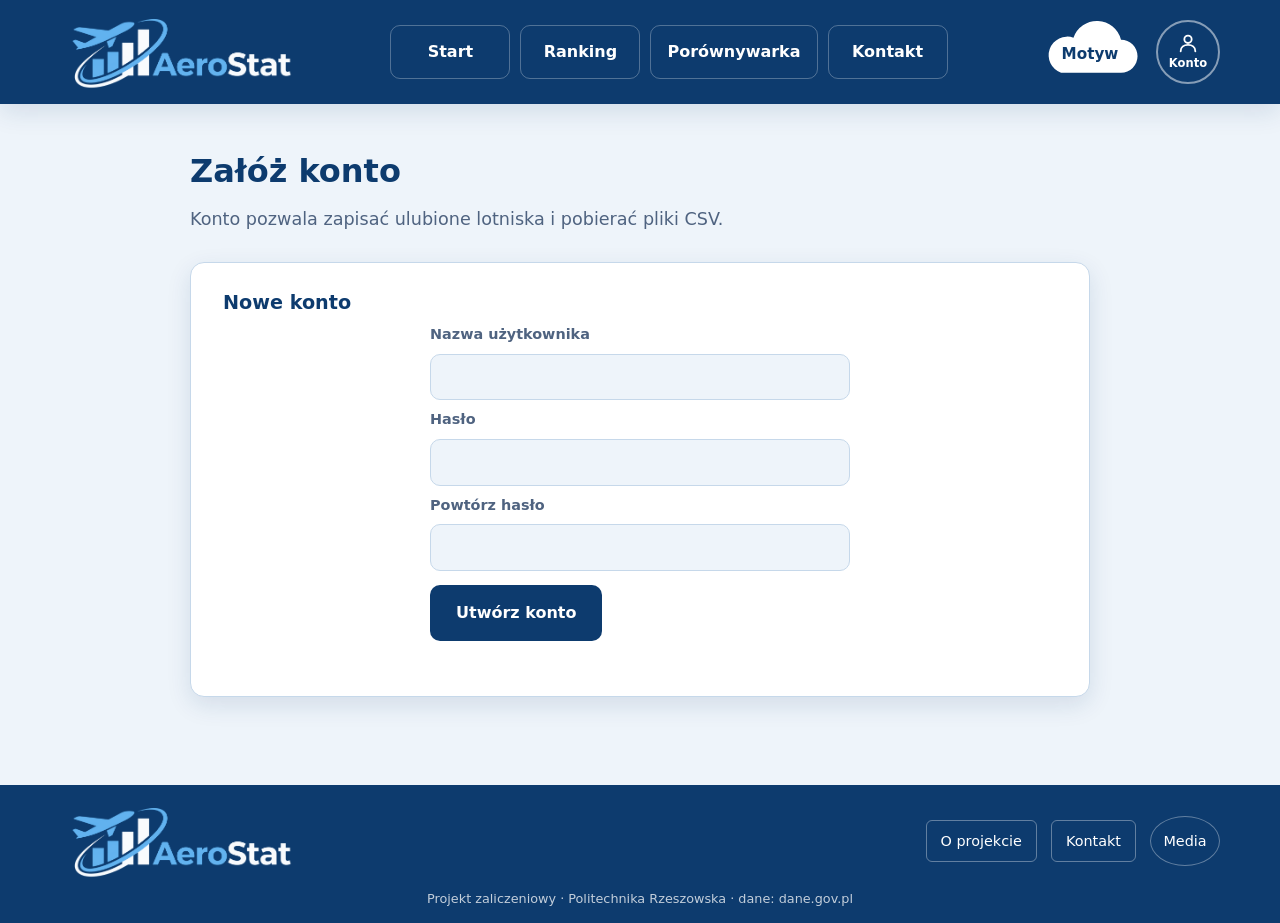
<file: rejestracja.html>
<!DOCTYPE html>
<html lang="pl">
<head>
  <meta charset="UTF-8">
  <meta name="viewport" content="width=device-width, initial-scale=1">
  <title>Rejestracja – AeroStat</title>
  <meta name="description" content="Załóż konto w serwisie AeroStat.">
  <link rel="icon" href="img/favicon.svg" type="image/svg+xml">
  <link rel="stylesheet" href="css/style.css">
  <script src="js/theme.js"></script>
  <script src="js/menu.js" defer></script>
  <script src="js/konto.js" defer></script>
</head>
<body>
  <!-- NAGŁÓWEK: logo, menu, przyciski Motyw i Konto (taki sam na każdej stronie) -->
  <header class="site-header">
    <div class="header-inner">
      <a class="logo" href="index.html" aria-label="AeroStat – strona główna">
    <img src="img/logo-jasny.png" alt="Logo AeroStat" class="logo-img logo-img--jasny">
    <img src="img/logo-ciemny.png" alt="Logo AeroStat" class="logo-img logo-img--ciemny">
    
</a>

      <!-- Przycisk ☰ widoczny tylko na telefonie -->
      <button class="menu-btn" type="button" aria-label="Menu" aria-expanded="false" aria-controls="main-nav">☰</button>

      <nav class="main-nav" id="main-nav" aria-label="Menu główne">
        <a class="nav-link" href="index.html">Start</a>
        <a class="nav-link" href="ranking.html">Ranking</a>
        <a class="nav-link" href="porownywarka.html">Porównywarka</a>
        <a class="nav-link" href="kontakt.html">Kontakt</a>
      </nav>

      <div class="header-actions">
        <!-- MOTYW: chmurka otwiera panel z wyglądem (obsługuje js/theme.js) -->
        <div class="theme-wrap">
          <button class="theme-btn" type="button" aria-expanded="false" aria-controls="theme-panel">
            <svg class="cloud-shape" viewBox="0 0 100 60" aria-hidden="true">
              <path d="M22 54H80A16 16 0 0 0 80 22A24 24 0 0 0 34 20A18 18 0 0 0 22 54Z"/>
            </svg>
            <span class="theme-btn-label">Motyw</span>
          </button>

          <div class="theme-panel" id="theme-panel" role="group" aria-labelledby="theme-panel-title" hidden>
            <h2 class="theme-panel-title" id="theme-panel-title">Wygląd strony</h2>

            <p class="theme-panel-label">Motyw</p>
            <div class="theme-options">
              <button class="theme-option" type="button" data-motyw="light" aria-pressed="false">Jasny</button>
              <button class="theme-option" type="button" data-motyw="dark" aria-pressed="false">Ciemny</button>
              <button class="theme-option" type="button" data-motyw="system" aria-pressed="false">Jak system</button>
            </div>

            <p class="theme-panel-label">Wielkość liter</p>
            <div class="theme-litery">
              <button class="theme-litery-btn" type="button" id="litery-mniej" aria-label="Zmniejsz litery">A−</button>
              <button class="theme-litery-btn" type="button" id="litery-reset" aria-label="Domyślna wielkość liter">A</button>
              <button class="theme-litery-btn" type="button" id="litery-wiecej" aria-label="Powiększ litery">A+</button>
            </div>

            <p class="theme-panel-label">Czytnik</p>
            <button class="theme-read" type="button" id="czytnik-btn" aria-pressed="false">Czytaj stronę na głos</button>
            <p class="theme-panel-note" id="czytnik-status">Czyta tytuł i treść strony po polsku.</p>
          </div>
        </div>

        <!-- KONTO: okrągły przycisk otwiera panel logowania (obsługuje js/konto.js) -->
        <div class="account-wrap">
          <button class="account-btn" type="button" aria-expanded="false" aria-controls="konto-panel">
            <svg viewBox="0 0 24 24" aria-hidden="true">
              <circle cx="12" cy="8" r="4"/>
              <path d="M4 21c0-4.4 3.6-7 8-7s8 2.6 8 7"/>
            </svg>
            <span>Konto</span>
          </button>

          <div class="account-panel" id="konto-panel" role="group" aria-labelledby="konto-panel-title" hidden>
            <h2 class="account-panel-title" id="konto-panel-title">Konto</h2>

            <!-- Widok dla osoby, która nie jest zalogowana -->
            <div id="konto-logowanie">
              <form id="login-form" class="account-form" novalidate>
                <label for="login-nazwa">Nazwa użytkownika</label>
                <input id="login-nazwa" name="login" type="text" autocomplete="username">
                <label for="login-haslo">Hasło</label>
                <input id="login-haslo" name="haslo" type="password" autocomplete="current-password">
                <button class="btn btn-primary" type="submit">Zaloguj</button>
                <p class="account-error" id="login-blad" role="alert"></p>
              </form>
              <p class="account-hint">Nie masz konta? <a href="rejestracja.html">Załóż konto</a></p>
            </div>

            <!-- Widok dla osoby zalogowanej -->
            <div id="konto-zalogowany" hidden>
              <p class="account-hello">Zalogowano jako <strong id="konto-nazwa"></strong></p>
              <h3 class="account-subtitle">Ulubione lotniska</h3>
              <form id="ulubione-form" class="account-form">
                <label for="ulubione-wybor">Wybierz lotnisko</label>
                <select id="ulubione-wybor"></select>
                <button class="btn btn-secondary" type="submit">Dodaj do ulubionych</button>
              </form>
              <ul class="account-favs" id="ulubione-lista"></ul>
              <button class="btn btn-secondary account-logout" id="wyloguj-btn" type="button">Wyloguj</button>
            </div>

            <p class="account-message" id="konto-komunikat" role="status"></p>
          </div>
        </div>
      </div>
    </div>
  </header>

  <main class="main page">
    <div class="page-head">
      <h1>Załóż konto</h1>
      <p class="lead">Konto pozwala zapisać ulubione lotniska i pobierać pliki CSV.</p>
    </div>

    <section class="panel" aria-labelledby="rej-tytul">
      <h2 class="panel-title" id="rej-tytul">Nowe konto</h2>
      <form id="rejestracja-form" class="account-form account-form--page" novalidate>
        <label for="rej-login">Nazwa użytkownika</label>
        <input id="rej-login" name="login" type="text" autocomplete="username">
        <label for="rej-haslo">Hasło</label>
        <input id="rej-haslo" name="haslo" type="password" autocomplete="new-password">
        <label for="rej-haslo2">Powtórz hasło</label>
        <input id="rej-haslo2" name="haslo2" type="password" autocomplete="new-password">
        <button class="btn btn-primary" type="submit">Utwórz konto</button>
        <p class="account-error" id="rejestracja-komunikat" role="alert"></p>
      </form>

      <div id="rejestracja-sukces" class="account-success" hidden>
        <h2 class="panel-title">Konto utworzone</h2>
        <p>Jesteś zalogowany jako <strong id="rejestracja-login-info"></strong>.</p>
        <p><a class="btn btn-primary" href="index.html">Przejdź na Start</a></p>
      </div>
    </section>
  </main>

  <!-- STOPKA: logo, O projekcie, Kontakt, Media (taka sama na każdej stronie) -->
  <footer class="site-footer">
    <div class="footer-inner">
     <a class="logo logo--footer" href="index.html" aria-label="AeroStat – strona główna">
    <img src="img/logo-jasny.png" alt="Logo AeroStat" class="logo-img logo-img--jasny">
    <img src="img/logo-ciemny.png" alt="Logo AeroStat" class="logo-img logo-img--ciemny">
</a>

      <nav class="footer-nav" aria-label="Stopka">
        <a class="footer-link" href="index.html#o-projekcie">O projekcie</a>
        <a class="footer-link" href="kontakt.html">Kontakt</a>
        <a class="footer-link footer-link--round" href="kontakt.html#media">Media</a>
      </nav>
    </div>
    <p class="footer-note">Projekt zaliczeniowy · Politechnika Rzeszowska · dane: dane.gov.pl</p>
  </footer>
</body>
</html>
</file>
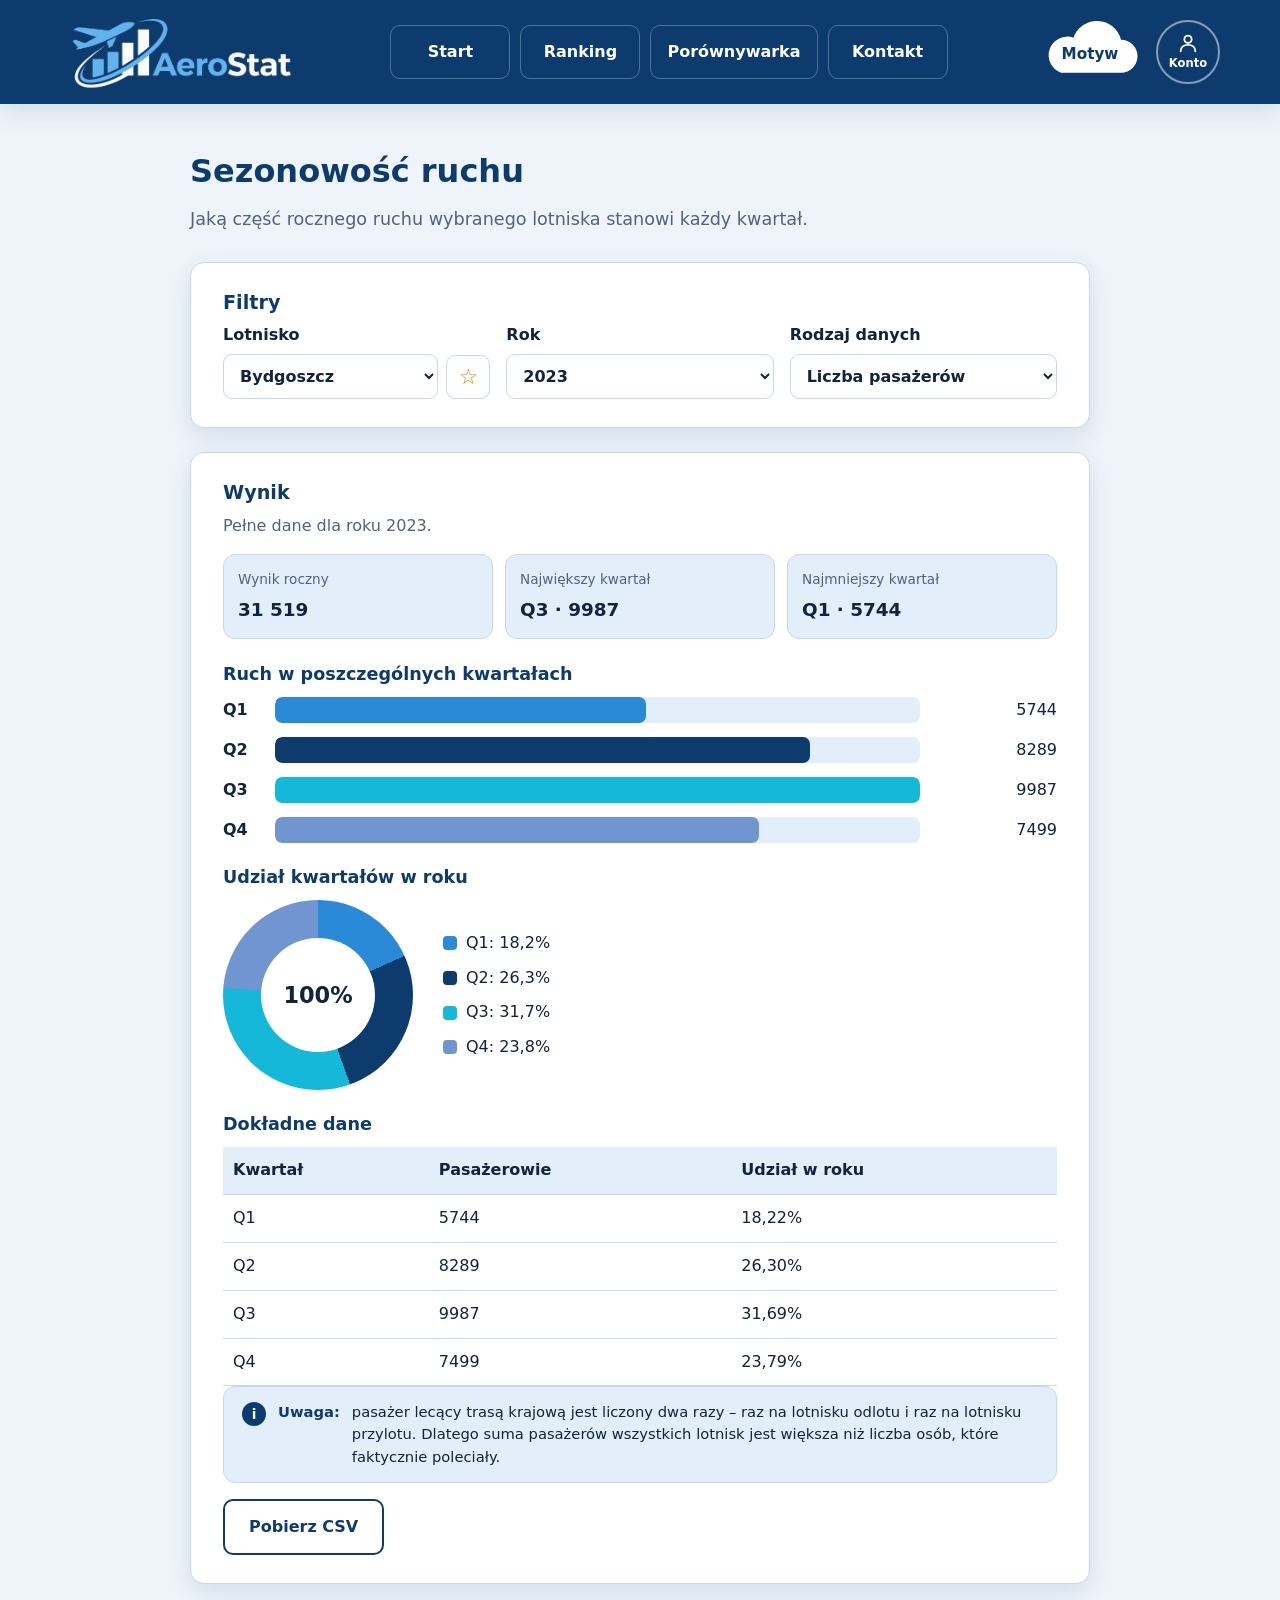
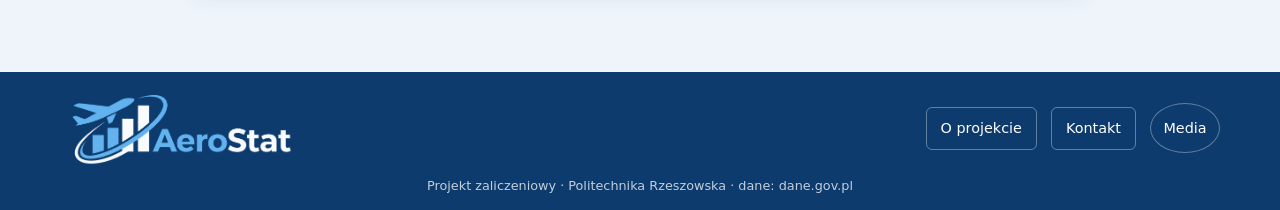
<file: sezonowosc.html>
<!DOCTYPE html>
<html lang="pl">
<head>
  <meta charset="UTF-8">
  <meta name="viewport" content="width=device-width, initial-scale=1">
  <title>Sezonowość ruchu – AeroStat</title>
  <meta name="description" content="Udział każdego kwartału w rocznej liczbie pasażerów wybranego lotniska.">
  <link rel="icon" href="img/favicon.svg" type="image/svg+xml">
  <link rel="stylesheet" href="css/style.css">
  <script src="js/theme.js"></script>
  <script src="js/menu.js" defer></script>
  <script src="js/konto.js" defer></script>
  <script src="js/sezonowosc.js" defer></script>
</head>
<body>
  <!-- NAGŁÓWEK: logo, menu, przyciski Motyw i Konto (taki sam na każdej stronie) -->
  <header class="site-header">
    <div class="header-inner">
      <a class="logo" href="index.html" aria-label="AeroStat – strona główna">
    <img src="img/logo-jasny.png" alt="Logo AeroStat" class="logo-img logo-img--jasny">
    <img src="img/logo-ciemny.png" alt="Logo AeroStat" class="logo-img logo-img--ciemny">
</a>

      <!-- Przycisk ☰ widoczny tylko na telefonie -->
      <button class="menu-btn" type="button" aria-label="Menu" aria-expanded="false" aria-controls="main-nav">☰</button>

      <nav class="main-nav" id="main-nav" aria-label="Menu główne">
        <a class="nav-link" href="index.html">Start</a>
        <a class="nav-link" href="ranking.html">Ranking</a>
        <a class="nav-link" href="porownywarka.html">Porównywarka</a>
        <a class="nav-link" href="kontakt.html">Kontakt</a>
      </nav>

      <div class="header-actions">
        <!-- MOTYW: chmurka otwiera panel z wyglądem (obsługuje js/theme.js) -->
        <div class="theme-wrap">
          <button class="theme-btn" type="button" aria-expanded="false" aria-controls="theme-panel">
            <svg class="cloud-shape" viewBox="0 0 100 60" aria-hidden="true">
              <path d="M22 54H80A16 16 0 0 0 80 22A24 24 0 0 0 34 20A18 18 0 0 0 22 54Z"/>
            </svg>
            <span class="theme-btn-label">Motyw</span>
          </button>

          <div class="theme-panel" id="theme-panel" role="group" aria-labelledby="theme-panel-title" hidden>
            <h2 class="theme-panel-title" id="theme-panel-title">Wygląd strony</h2>

            <p class="theme-panel-label">Motyw</p>
            <div class="theme-options">
              <button class="theme-option" type="button" data-motyw="light" aria-pressed="false">Jasny</button>
              <button class="theme-option" type="button" data-motyw="dark" aria-pressed="false">Ciemny</button>
              <button class="theme-option" type="button" data-motyw="system" aria-pressed="false">Jak system</button>
            </div>

            <p class="theme-panel-label">Wielkość liter</p>
            <div class="theme-litery">
              <button class="theme-litery-btn" type="button" id="litery-mniej" aria-label="Zmniejsz litery">A−</button>
              <button class="theme-litery-btn" type="button" id="litery-reset" aria-label="Domyślna wielkość liter">A</button>
              <button class="theme-litery-btn" type="button" id="litery-wiecej" aria-label="Powiększ litery">A+</button>
            </div>

            <p class="theme-panel-label">Czytnik</p>
            <button class="theme-read" type="button" id="czytnik-btn" aria-pressed="false">Czytaj stronę na głos</button>
            <p class="theme-panel-note" id="czytnik-status">Czyta tytuł i treść strony po polsku.</p>
          </div>
        </div>

        <!-- KONTO: okrągły przycisk otwiera panel logowania (obsługuje js/konto.js) -->
        <div class="account-wrap">
          <button class="account-btn" type="button" aria-expanded="false" aria-controls="konto-panel">
            <svg viewBox="0 0 24 24" aria-hidden="true">
              <circle cx="12" cy="8" r="4"/>
              <path d="M4 21c0-4.4 3.6-7 8-7s8 2.6 8 7"/>
            </svg>
            <span>Konto</span>
          </button>

          <div class="account-panel" id="konto-panel" role="group" aria-labelledby="konto-panel-title" hidden>
            <h2 class="account-panel-title" id="konto-panel-title">Konto</h2>

            <!-- Widok dla osoby, która nie jest zalogowana -->
            <div id="konto-logowanie">
              <form id="login-form" class="account-form" novalidate>
                <label for="login-nazwa">Nazwa użytkownika</label>
                <input id="login-nazwa" name="login" type="text" autocomplete="username">
                <label for="login-haslo">Hasło</label>
                <input id="login-haslo" name="haslo" type="password" autocomplete="current-password">
                <button class="btn btn-primary" type="submit">Zaloguj</button>
                <p class="account-error" id="login-blad" role="alert"></p>
              </form>
              <p class="account-hint">Nie masz konta? <a href="rejestracja.html">Załóż konto</a></p>
            </div>

            <!-- Widok dla osoby zalogowanej -->
            <div id="konto-zalogowany" hidden>
              <p class="account-hello">Zalogowano jako <strong id="konto-nazwa"></strong></p>
              <h3 class="account-subtitle">Ulubione lotniska</h3>
              <form id="ulubione-form" class="account-form">
                <label for="ulubione-wybor">Wybierz lotnisko</label>
                <select id="ulubione-wybor"></select>
                <button class="btn btn-secondary" type="submit">Dodaj do ulubionych</button>
              </form>
              <ul class="account-favs" id="ulubione-lista"></ul>
              <button class="btn btn-secondary account-logout" id="wyloguj-btn" type="button">Wyloguj</button>
            </div>

            <p class="account-message" id="konto-komunikat" role="status"></p>
          </div>
        </div>
      </div>
    </div>
  </header>

  <main class="main page">
    <div class="page-head">
      <h1>Sezonowość ruchu</h1>
      <p class="lead">Jaką część rocznego ruchu wybranego lotniska stanowi każdy kwartał.</p>
    </div>

    <!-- FILTRY: pola wyboru pojawią się w kolejnych etapach -->
    <section class="panel" aria-labelledby="filtry-tytul">
      <h2 class="panel-title" id="filtry-tytul">Filtry</h2>
      <div class="season-filters">
        <label>Lotnisko
          <select id="season-airport" aria-label="Wybierz lotnisko"></select>
        </label>
        <label>Rok
          <select id="season-year" aria-label="Wybierz rok"></select>
        </label>
        <label>Rodzaj danych
          <select id="season-metric" aria-label="Rodzaj danych">
            <option value="pasazerowie">Liczba pasażerów</option>
            <option value="operacje">Liczba operacji lotniczych</option>
          </select>
        </label>
      </div>
    </section>

    <!-- WYNIK: tabela lub wykres -->
    <section class="panel" aria-labelledby="wynik-tytul">
      <h2 class="panel-title" id="wynik-tytul">Wynik</h2>
      <p id="season-status" role="status" aria-live="polite">Wczytywanie danych…</p>
      <div id="season-results" hidden>
        <div class="season-stats" id="season-stats"></div>
        <h3 class="season-subtitle">Ruch w poszczególnych kwartałach</h3>
        <div class="season-bars" id="season-bars" role="img" aria-label="Wykres kwartalny"></div>
        <h3 class="season-subtitle">Udział kwartałów w roku</h3>
        <div class="season-share-wrap">
          <div id="season-donut" class="season-donut" role="img" aria-label="Udział procentowy kwartałów"></div>
          <div id="season-share-legend" class="season-legend"></div>
        </div>
        <h3 class="season-subtitle">Dokładne dane</h3>
        <div class="season-table-scroll"><table class="season-table">
          <thead><tr><th scope="col">Kwartał</th><th scope="col" id="season-table-value">Pasażerowie</th><th scope="col">Udział w roku</th></tr></thead>
          <tbody id="season-table-body"></tbody>
        </table></div>
      </div>
      <p class="note">
        <strong>Uwaga:</strong> pasażer lecący trasą krajową jest liczony dwa razy – raz na lotnisku
        odlotu i raz na lotnisku przylotu. Dlatego suma pasażerów wszystkich lotnisk
        jest większa niż liczba osób, które faktycznie poleciały.
      </p>
      <!-- Pobieranie CSV zadziała w etapie 7 -->
      <button class="btn btn-secondary" id="season-download" type="button" disabled>Pobierz CSV</button>
    </section>
  </main>

  <!-- STOPKA: logo, O projekcie, Kontakt, Media (taka sama na każdej stronie) -->
  <footer class="site-footer">
    <div class="footer-inner">
      <a class="logo logo--footer" href="index.html" aria-label="AeroStat – strona główna">
    <img src="img/logo-jasny.png" alt="Logo AeroStat" class="logo-img logo-img--jasny">
    <img src="img/logo-ciemny.png" alt="Logo AeroStat" class="logo-img logo-img--ciemny">
</a>

      <nav class="footer-nav" aria-label="Stopka">
        <a class="footer-link" href="index.html#o-projekcie">O projekcie</a>
        <a class="footer-link" href="kontakt.html">Kontakt</a>
        <a class="footer-link footer-link--round" href="kontakt.html#media">Media</a>
      </nav>
    </div>
    <p class="footer-note">Projekt zaliczeniowy · Politechnika Rzeszowska · dane: dane.gov.pl</p>
  </footer>
</body>
</html>
</file>
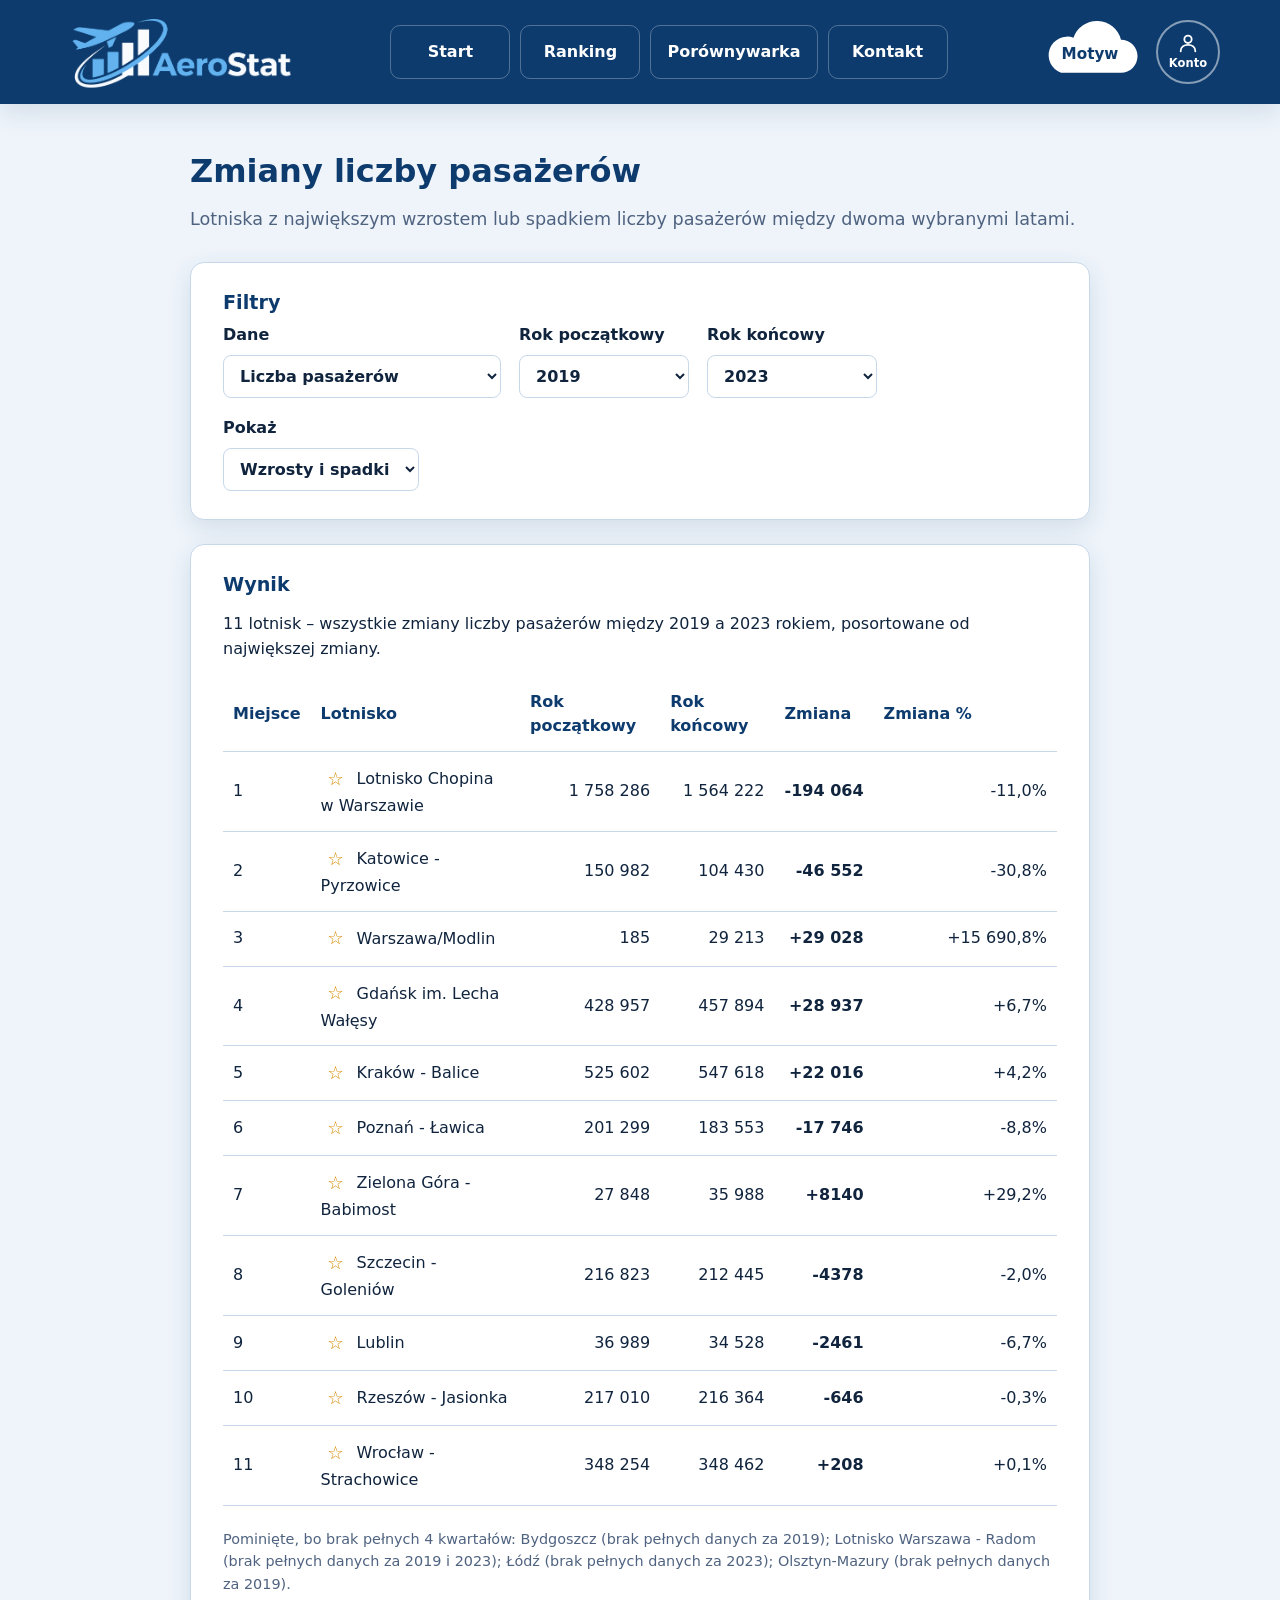
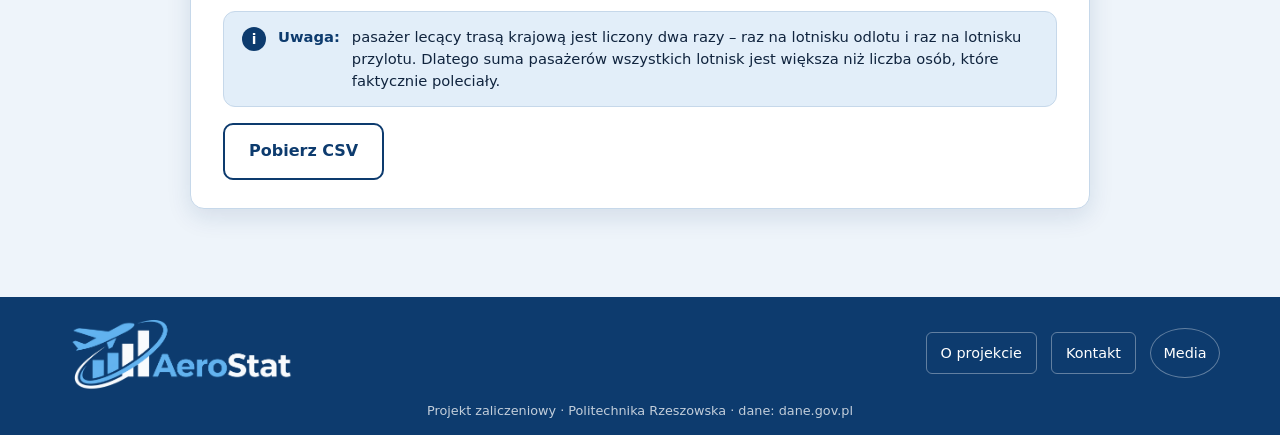
<file: zmiany.html>
<!DOCTYPE html>
<html lang="pl">
<head>
  <meta charset="UTF-8">
  <meta name="viewport" content="width=device-width, initial-scale=1">
  <title>Zmiany liczby pasażerów – AeroStat</title>
  <meta name="description" content="Lotniska z największym wzrostem lub spadkiem liczby pasażerów między dwoma latami.">
  <link rel="icon" href="img/favicon.svg" type="image/svg+xml">
  <link rel="stylesheet" href="css/style.css">
  <script src="js/theme.js"></script>
  <script src="js/menu.js" defer></script>
  <script src="js/konto.js" defer></script>
  <script src="js/zmiany.js" defer></script>
</head>
<body>
  <!-- NAGŁÓWEK: logo, menu, przyciski Motyw i Konto (taki sam na każdej stronie) -->
  <header class="site-header">
    <div class="header-inner">
      <a class="logo" href="index.html" aria-label="AeroStat – strona główna">
    <img src="img/logo-jasny.png" alt="Logo AeroStat" class="logo-img logo-img--jasny">
    <img src="img/logo-ciemny.png" alt="Logo AeroStat" class="logo-img logo-img--ciemny">
</a>

      <!-- Przycisk ☰ widoczny tylko na telefonie -->
      <button class="menu-btn" type="button" aria-label="Menu" aria-expanded="false" aria-controls="main-nav">☰</button>

      <nav class="main-nav" id="main-nav" aria-label="Menu główne">
        <a class="nav-link" href="index.html">Start</a>
        <a class="nav-link" href="ranking.html">Ranking</a>
        <a class="nav-link" href="porownywarka.html">Porównywarka</a>
        <a class="nav-link" href="kontakt.html">Kontakt</a>
      </nav>

      <div class="header-actions">
        <!-- MOTYW: chmurka otwiera panel z wyglądem (obsługuje js/theme.js) -->
        <div class="theme-wrap">
          <button class="theme-btn" type="button" aria-expanded="false" aria-controls="theme-panel">
            <svg class="cloud-shape" viewBox="0 0 100 60" aria-hidden="true">
              <path d="M22 54H80A16 16 0 0 0 80 22A24 24 0 0 0 34 20A18 18 0 0 0 22 54Z"/>
            </svg>
            <span class="theme-btn-label">Motyw</span>
          </button>

          <div class="theme-panel" id="theme-panel" role="group" aria-labelledby="theme-panel-title" hidden>
            <h2 class="theme-panel-title" id="theme-panel-title">Wygląd strony</h2>

            <p class="theme-panel-label">Motyw</p>
            <div class="theme-options">
              <button class="theme-option" type="button" data-motyw="light" aria-pressed="false">Jasny</button>
              <button class="theme-option" type="button" data-motyw="dark" aria-pressed="false">Ciemny</button>
              <button class="theme-option" type="button" data-motyw="system" aria-pressed="false">Jak system</button>
            </div>

            <p class="theme-panel-label">Wielkość liter</p>
            <div class="theme-litery">
              <button class="theme-litery-btn" type="button" id="litery-mniej" aria-label="Zmniejsz litery">A−</button>
              <button class="theme-litery-btn" type="button" id="litery-reset" aria-label="Domyślna wielkość liter">A</button>
              <button class="theme-litery-btn" type="button" id="litery-wiecej" aria-label="Powiększ litery">A+</button>
            </div>

            <p class="theme-panel-label">Czytnik</p>
            <button class="theme-read" type="button" id="czytnik-btn" aria-pressed="false">Czytaj stronę na głos</button>
            <p class="theme-panel-note" id="czytnik-status">Czyta tytuł i treść strony po polsku.</p>
          </div>
        </div>

        <!-- KONTO: okrągły przycisk otwiera panel logowania (obsługuje js/konto.js) -->
        <div class="account-wrap">
          <button class="account-btn" type="button" aria-expanded="false" aria-controls="konto-panel">
            <svg viewBox="0 0 24 24" aria-hidden="true">
              <circle cx="12" cy="8" r="4"/>
              <path d="M4 21c0-4.4 3.6-7 8-7s8 2.6 8 7"/>
            </svg>
            <span>Konto</span>
          </button>

          <div class="account-panel" id="konto-panel" role="group" aria-labelledby="konto-panel-title" hidden>
            <h2 class="account-panel-title" id="konto-panel-title">Konto</h2>

            <!-- Widok dla osoby, która nie jest zalogowana -->
            <div id="konto-logowanie">
              <form id="login-form" class="account-form" novalidate>
                <label for="login-nazwa">Nazwa użytkownika</label>
                <input id="login-nazwa" name="login" type="text" autocomplete="username">
                <label for="login-haslo">Hasło</label>
                <input id="login-haslo" name="haslo" type="password" autocomplete="current-password">
                <button class="btn btn-primary" type="submit">Zaloguj</button>
                <p class="account-error" id="login-blad" role="alert"></p>
              </form>
              <p class="account-hint">Nie masz konta? <a href="rejestracja.html">Załóż konto</a></p>
            </div>

            <!-- Widok dla osoby zalogowanej -->
            <div id="konto-zalogowany" hidden>
              <p class="account-hello">Zalogowano jako <strong id="konto-nazwa"></strong></p>
              <h3 class="account-subtitle">Ulubione lotniska</h3>
              <form id="ulubione-form" class="account-form">
                <label for="ulubione-wybor">Wybierz lotnisko</label>
                <select id="ulubione-wybor"></select>
                <button class="btn btn-secondary" type="submit">Dodaj do ulubionych</button>
              </form>
              <ul class="account-favs" id="ulubione-lista"></ul>
              <button class="btn btn-secondary account-logout" id="wyloguj-btn" type="button">Wyloguj</button>
            </div>

            <p class="account-message" id="konto-komunikat" role="status"></p>
          </div>
        </div>
      </div>
    </div>
  </header>

  <main class="main page">
    <div class="page-head">
      <h1>Zmiany liczby pasażerów</h1>
      <p class="lead">Lotniska z największym wzrostem lub spadkiem liczby pasażerów między dwoma wybranymi latami.</p>
    </div>

    <!-- FILTRY: rodzaj danych, dwa lata i kierunek zmiany -->
    <section class="panel" aria-labelledby="filtry-tytul">
      <h2 class="panel-title" id="filtry-tytul">Filtry</h2>
      <div class="ranking-filtry">
        <label for="zmiany-metric">Dane
          <select id="zmiany-metric"><option value="pasazerowie">Liczba pasażerów</option><option value="operacje">Liczba operacji lotniczych</option></select>
        </label>
        <label for="zmiany-rok-poczatkowy">Rok początkowy
          <select id="zmiany-rok-poczatkowy"></select>
        </label>
        <label for="zmiany-rok-koncowy">Rok końcowy
          <select id="zmiany-rok-koncowy"></select>
        </label>
        <label for="zmiany-kierunek">Pokaż
          <select id="zmiany-kierunek">
            <option value="wszystkie">Wzrosty i spadki</option>
            <option value="wzrosty">Tylko wzrosty</option>
            <option value="spadki">Tylko spadki</option>
          </select>
        </label>
      </div>
    </section>

    <!-- WYNIK: tabela zmian -->
    <section class="panel" aria-labelledby="wynik-tytul">
      <h2 class="panel-title" id="wynik-tytul">Wynik</h2>
      <p id="zmiany-status" role="status" aria-live="polite">Wczytywanie danych...</p>
      <div class="ranking-tabela-kontener">
        <table id="zmiany-table" class="ranking-tabela" hidden>
          <thead><tr>
            <th scope="col">Miejsce</th>
            <th scope="col">Lotnisko</th>
            <th scope="col" id="zmiany-th-a">Rok początkowy</th>
            <th scope="col" id="zmiany-th-b">Rok końcowy</th>
            <th scope="col">Zmiana</th>
            <th scope="col">Zmiana %</th>
          </tr></thead>
          <tbody id="zmiany-body"></tbody>
        </table>
      </div>
      <p class="zmiany-pominiete" id="zmiany-pominiete"></p>
      <p class="note">
        <strong>Uwaga:</strong> pasażer lecący trasą krajową jest liczony dwa razy – raz na lotnisku
        odlotu i raz na lotnisku przylotu. Dlatego suma pasażerów wszystkich lotnisk
        jest większa niż liczba osób, które faktycznie poleciały.
      </p>
      <!-- Pobieranie tabeli zmian do CSV -->
      <button id="zmiany-pobierz" class="btn btn-secondary" type="button" disabled>Pobierz CSV</button>
    </section>
  </main>

  <!-- STOPKA: logo, O projekcie, Kontakt, Media (taka sama na każdej stronie) -->
  <footer class="site-footer">
    <div class="footer-inner">
     <a class="logo logo--footer" href="index.html" aria-label="AeroStat – strona główna">
    <img src="img/logo-jasny.png" alt="Logo AeroStat" class="logo-img logo-img--jasny">
    <img src="img/logo-ciemny.png" alt="Logo AeroStat" class="logo-img logo-img--ciemny">
</a>

      <nav class="footer-nav" aria-label="Stopka">
        <a class="footer-link" href="index.html#o-projekcie">O projekcie</a>
        <a class="footer-link" href="kontakt.html">Kontakt</a>
        <a class="footer-link footer-link--round" href="kontakt.html#media">Media</a>
      </nav>
    </div>
    <p class="footer-note">Projekt zaliczeniowy · Politechnika Rzeszowska · dane: dane.gov.pl</p>
  </footer>
</body>
</html>
</file>
<file: css/style.css>
/* =========================================================
   AeroStat – arkusz stylów
   Kolory są zapisane jako zmienne CSS. Dzięki temu motyw
   ciemny (etap 8) podmienia tylko wartości zmiennych.
   ========================================================= */

/* ---------- 1. KOLORY: motyw jasny (domyślny) ---------- */
:root {
  --bg: #eef4fa;              /* tło strony – jasne niebo */
  --surface: #ffffff;         /* tło kart i paneli */
  --surface-alt: #e2eef9;     /* tło wyróżnionych elementów */
  --text: #10243e;            /* główny kolor tekstu */
  --text-muted: #4f6380;      /* tekst pomocniczy */
  --primary: #0d3b6e;         /* granat – kolor przewodni */
  --primary-hover: #0a2e57;
  --on-primary: #ffffff;      /* tekst na granatowym tle */
  --accent: #2b8ad8;          /* błękit nieba – akcent */
  --accent-soft: #d6eafb;     /* bardzo jasny błękit */
  --border: #c6d8ea;          /* obramowania */
  --header-bg: #0d3b6e;       /* tło nagłówka i stopki */
  --header-text: #ffffff;
  --header-link-hover: rgba(255, 255, 255, 0.14);
  --cloud: #ffffff;           /* wypełnienie chmurki „Motyw” */
  --cloud-text: #0d3b6e;
  --note-bg: #fff6e0;         /* tło uwag (jak światła pasa startowego) */
  --note-border: #f2a33a;
  --danger: #b3261e;          /* komunikaty o błędzie */
  --star: #d98a00;            /* gwiazdka ulubionych */
  --focus: #f2a33a;           /* obwódka elementu wybranego klawiszem Tab */
  --shadow: 0 8px 24px rgba(13, 59, 110, 0.12);
  --radius: 14px;             /* zaokrąglenie rogów */
  --radius-big: 40px;         /* zaokrąglenie dużego pola na stronie Start */
}

/* ---------- 2. KOLORY: motyw ciemny (grafit) ----------
   Na razie nieużywany. W etapie 8 skrypt theme.js doda do <html>
   atrybut data-theme="dark" i wtedy zadziałają te wartości. */
:root[data-theme="dark"] {
  --bg: #15191f;
  --surface: #1e242c;
  --surface-alt: #27303b;
  --text: #e6edf5;
  --text-muted: #9fb0c4;
  --primary: #5bb0f0;
  --primary-hover: #7cc1f4;
  --on-primary: #0d1620;
  --accent: #5bb0f0;
  --accent-soft: #1f3550;
  --border: #36414e;
  --header-bg: #0f1419;
  --header-text: #e6edf5;
  --header-link-hover: rgba(255, 255, 255, 0.08);
  --cloud: #27303b;
  --cloud-text: #e6edf5;
  --note-bg: #2c2618;
  --note-border: #c98a2e;
  --danger: #ff8a80;
  --star: #f5b942;
  --focus: #f2a33a;
  --shadow: 0 8px 24px rgba(0, 0, 0, 0.35);
}

/* ---------- 3. PODSTAWY ---------- */
*,
*::before,
*::after {
  box-sizing: border-box; /* szerokość elementu obejmuje ramkę i odstęp */
}

html {
  scroll-behavior: smooth; /* płynne przewijanie do #o-projekcie i #media */
}

body {
  margin: 0;
  min-height: 100vh;
  display: flex;
  flex-direction: column; /* stopka zawsze na dole ekranu */
  font-family: "Segoe UI", system-ui, -apple-system, Roboto, Arial, sans-serif;
  font-size: 1rem; /* względnie do wielkości liter ustawianej w panelu Motyw */
  line-height: 1.55;
  color: var(--text);
  background: var(--bg);
}

h1,
h2,
h3 {
  line-height: 1.2;
  margin: 0 0 0.5em;
}

a {
  color: var(--accent);
}

img,
svg {
  display: block;
  max-width: 100%;
}

/* Wyraźna obwódka przy poruszaniu się klawiszem Tab */
a:focus-visible,
button:focus-visible {
  outline: 3px solid var(--focus);
  outline-offset: 3px;
}

/* ---------- 4. NAGŁÓWEK ---------- */
.site-header {
  position: relative; /* punkt odniesienia dla rozwijanego menu na telefonie */
  background: var(--header-bg);
  color: var(--header-text);
  box-shadow: var(--shadow);
}

.header-inner {
  max-width: 1200px;
  margin: 0 auto;
  min-height: 90px;
  padding: 12px 20px;
  display: flex;
  align-items: center;
  gap: 16px;
}

/* Logo: ikona samolotu + napis „AeroStat” */
.logo {
  display: inline-flex;
  align-items: center;
  gap: 10px;
  color: var(--header-text);
  text-decoration: none;
  flex-shrink: 0;
}

.logo-icon {
  width: 42px;
  height: 42px;
  border-radius: 50%;
  background: var(--accent);
  display: grid;
  place-items: center;
}

.logo-icon svg {
  width: 26px;
  height: 26px;
  fill: #ffffff;
}

.logo-text {
  font-size: 1.6rem;
  font-weight: 300;
  letter-spacing: 0.02em;
}

.logo-text strong {
  font-weight: 700;
}

/* Menu główne (komputer): przyciski obok siebie */
.main-nav {
  display: flex;
  gap: 10px;
  margin-left: auto; /* przesuwa menu na środek-prawo, jak na makiecie */
}

.nav-link {
  min-width: 120px;
  padding: 14px 16px;
  border: 1px solid rgba(255, 255, 255, 0.28);
  border-radius: 10px;
  color: var(--header-text);
  text-align: center;
  text-decoration: none;
  font-weight: 600;
  transition: background 0.2s;
}

.nav-link:hover {
  background: var(--header-link-hover);
}

/* Podświetlenie strony, na której jesteśmy */
.nav-link[aria-current="page"] {
  background: var(--accent);
  border-color: var(--accent);
  color: #ffffff;
}

/* Przycisk ☰ – na komputerze ukryty */
.menu-btn {
  display: none;
  width: 44px;
  height: 44px;
  border: 1px solid rgba(255, 255, 255, 0.35);
  border-radius: 10px;
  background: transparent;
  color: var(--header-text);
  font-size: 1.5rem;
  line-height: 1;
  cursor: pointer;
}

/* Prawa strona nagłówka: Motyw i Konto */
.header-actions {
  display: flex;
  align-items: center;
  gap: 14px;
  margin-left: auto;
}

/* Wspólne ustawienia przycisków w nagłówku */
.theme-btn,
.account-btn {
  font: inherit;
  cursor: pointer;
}

/* Motyw – przycisk w kształcie chmurki */
.theme-btn {
  position: relative;
  width: 104px;
  height: 62px;
  padding: 0;
  border: none;
  background: transparent;
}

.cloud-shape {
  position: absolute;
  inset: 0;
  width: 100%;
  height: 100%;
  fill: var(--cloud);
  transition: transform 0.2s;
}

.theme-btn:hover .cloud-shape {
  transform: translateY(-2px); /* chmurka lekko „unosi się” */
}

.theme-btn-label {
  position: absolute; /* napis leży na środku chmurki */
  inset: 0;
  display: flex;
  align-items: center;
  justify-content: center;
  padding-top: 14px; /* przesuwa środek napisu w dół, do środka „ciała” chmurki */
  color: var(--cloud-text);
  font-weight: 700;
  font-size: 0.95rem;
  line-height: 1;
  pointer-events: none; /* kliknięcie przechodzi do całego przycisku */
}

/* Logo w dwóch wersjach kolorystycznych */
.logo-img--ciemny {
  display: none;
}

:root[data-theme="dark"] .logo-img--jasny {
  display: none;
}

:root[data-theme="dark"] .logo-img--ciemny {
  display: block;
}

/* Konto – okrągły przycisk */
.account-btn {
  width: 64px;
  height: 64px;
  border-radius: 50%;
  border: 2px solid rgba(255, 255, 255, 0.5);
  background: transparent;
  color: var(--header-text);
  display: flex;
  flex-direction: column;
  align-items: center;
  justify-content: center;
  gap: 1px;
  font-size: 0.72rem;
  font-weight: 600;
  transition: background 0.2s;
}

.account-btn:hover {
  background: var(--header-link-hover);
}

.account-btn svg {
  width: 22px;
  height: 22px;
  fill: none;
  stroke: currentColor;
  stroke-width: 2;
  stroke-linecap: round;
}

/* ---------- 5. TREŚĆ STRONY ---------- */
.main {
  flex: 1; /* treść wypełnia miejsce między nagłówkiem a stopką */
  width: 100%;
  max-width: 1200px;
  margin: 0 auto;
  padding: 48px 20px 64px;
}

/* Przyciski ogólne */
.btn {
  display: inline-flex;
  align-items: center;
  justify-content: center;
  gap: 8px;
  padding: 14px 24px;
  border-radius: 10px;
  border: 2px solid transparent;
  font: inherit;
  font-weight: 700;
  text-decoration: none;
  cursor: pointer;
  transition: background 0.2s, transform 0.2s;
}

.btn-primary {
  background: var(--primary);
  color: var(--on-primary);
}

.btn-primary:hover {
  background: var(--primary-hover);
  transform: translateY(-1px);
}

.btn-secondary {
  background: var(--surface);
  color: var(--primary);
  border-color: var(--primary);
}

.btn:disabled {
  opacity: 0.5;
  cursor: not-allowed;
  transform: none;
}

/* ---------- 6. STRONA START: duże pole (hero) ---------- */
.hero {
  max-width: 840px;
  margin: 0 auto;
  padding: 44px 48px;
  display: grid;
  grid-template-columns: 1fr 260px; /* tekst po lewej, obrazek po prawej */
  gap: 32px;
  align-items: center;
  background: var(--surface);
  border: 1px solid var(--border);
  border-radius: var(--radius-big);
  box-shadow: var(--shadow);
}

.hero-text {
  display: flex;
  flex-direction: column;
  gap: 18px;
}

.hero-desc {
  padding: 22px 24px;
  border-radius: 20px;
  background: var(--surface-alt);
}

.hero-desc h1 {
  font-size: 1.75rem;
  color: var(--primary);
}

.hero-desc p {
  margin: 0;
  color: var(--text-muted);
}

.hero-desc .eyebrow {
  margin-bottom: 6px;
  font-size: 0.8rem;
  font-weight: 700;
  letter-spacing: 0.08em;
  text-transform: uppercase;
  color: var(--accent);
}

.hero-link {
  font-size: 1.05rem;
}

.hero-img img {
  width: 100%;
  height: auto;
  border-radius: 20px;
}

/* ---------- 7. STRONA START: cztery kafelki ---------- */
.tiles {
  max-width: 900px;
  margin: 72px auto 0;
  display: grid;
  grid-template-columns: repeat(4, 1fr);
  gap: 24px;
}

.tile {
  min-height: 130px;
  padding: 18px;
  display: flex;
  flex-direction: column;
  align-items: center;
  justify-content: flex-start; /* ikony i nazwy w jednej linii we wszystkich kafelkach */
  gap: 6px;
  text-align: center;
  text-decoration: none;
  color: var(--text);
  background: var(--surface);
  border: 1px solid var(--border);
  border-radius: 18px;
  box-shadow: var(--shadow);
  transition: transform 0.2s, border-color 0.2s;
}

.tile:hover {
  transform: translateY(-4px); /* kafelek „startuje” do góry */
  border-color: var(--accent);
}

.tile-icon {
  width: 44px;
  height: 44px;
  border-radius: 12px;
  display: grid;
  place-items: center;
  background: var(--accent-soft);
  color: var(--primary);
}

.tile-icon svg {
  width: 26px;
  height: 26px;
  fill: none;
  stroke: currentColor;
  stroke-width: 2;
  stroke-linecap: round;
  stroke-linejoin: round;
}

.tile-title {
  font-weight: 700;
  font-size: 1.1rem;
}

.tile-desc {
  font-size: 0.85rem;
  color: var(--text-muted);
}

/* ---------- 8. PANELE (karty z treścią) ---------- */
.panel {
  max-width: 900px;
  margin: 0 auto 24px;
  padding: 28px 32px;
  background: var(--surface);
  border: 1px solid var(--border);
  border-radius: var(--radius);
  box-shadow: var(--shadow);
}

.panel-title {
  font-size: 1.2rem;
  color: var(--primary);
}

/* Miejsce na przyszłe funkcje (ramka z przerywaną linią) */
.placeholder {
  margin: 0 0 16px;
  padding: 28px 16px;
  text-align: center;
  color: var(--text-muted);
  border: 2px dashed var(--border);
  border-radius: 10px;
}

/* Uwaga o podwójnym liczeniu pasażerów */
.note {
  display: flex;
  align-items: flex-start;
  gap: 12px;
  margin: 0 0 16px;
  padding: 14px 18px;
  font-size: 0.92rem;
  line-height: 1.5;
  color: var(--text);
  background: var(--surface-alt);
  border: 1px solid var(--border);
  border-radius: 12px;
}

/* Okrągła ikona „i” przed treścią uwagi */
.note::before {
  content: "i";
  flex: 0 0 auto;
  width: 24px;
  height: 24px;
  margin-top: 1px;
  border-radius: 50%;
  display: grid;
  place-items: center;
  background: var(--primary);
  color: var(--on-primary);
  font-size: 0.85rem;
  font-weight: 700;
  font-style: normal;
}

.note strong {
  color: var(--primary);
}

/* Sekcja „O projekcie” na stronie Start */
.about {
  margin-top: 72px;
  scroll-margin-top: 20px;
}

.about h2 {
  color: var(--primary);
}

.facts {
  list-style: none;
  margin: 20px 0;
  padding: 0;
  display: flex;
  flex-wrap: wrap;
  gap: 12px;
}

.facts li {
  padding: 10px 18px;
  border-radius: 999px;
  background: var(--accent-soft);
}

.facts strong {
  color: var(--primary);
}

/* Nagłówek podstron */
.page-head {
  max-width: 900px;
  margin: 0 auto 28px;
}

.page-head h1 {
  font-size: 2rem;
  color: var(--primary);
}

.lead {
  margin: 0;
  font-size: 1.1rem;
  color: var(--text-muted);
}

/* Lista odnośników w sekcji Media */
.link-list {
  list-style: none;
  margin: 0;
  padding: 0;
  display: grid;
  gap: 14px;
}

.link-list li {
  padding: 14px 18px;
  border-radius: 10px;
  background: var(--surface-alt);
}

.link-list a {
  font-weight: 700;
}

.link-list span {
  display: block;
  font-size: 0.9rem;
  color: var(--text-muted);
}

#media {
  scroll-margin-top: 20px;
}

/* ---------- 9. STOPKA ---------- */
.site-footer {
  background: var(--header-bg);
  color: var(--header-text);
}

.footer-inner {
  max-width: 1200px;
  margin: 0 auto;
  padding: 16px 20px 8px;
  display: flex;
  align-items: center;
  gap: 16px;
}

/* Mniejsze logo w stopce */
.logo--footer .logo-icon {
  width: 34px;
  height: 34px;
}

.logo--footer .logo-icon svg {
  width: 20px;
  height: 20px;
}

.logo--footer .logo-text {
  font-size: 1.25rem;
}

.footer-nav {
  margin-left: auto; /* linki stopki po prawej stronie */
  display: flex;
  align-items: center;
  gap: 14px;
}

.footer-link {
  padding: 9px 14px;
  border: 1px solid rgba(255, 255, 255, 0.35);
  border-radius: 6px;
  color: var(--header-text);
  text-decoration: none;
  font-size: 0.9rem;
  transition: background 0.2s;
}

.footer-link:hover {
  background: var(--header-link-hover);
}

/* „Media” – owalny przycisk, jak na makiecie */
.footer-link--round {
  width: 70px;
  height: 50px;
  padding: 0;
  border-radius: 50%;
  display: grid;
  place-items: center;
}

.footer-note {
  margin: 0;
  padding: 0 20px 14px;
  text-align: center;
  font-size: 0.8rem;
  opacity: 0.75;
}

/* ---------- 10. TELEFON (ekran do 760 px szerokości) ---------- */
@media (max-width: 760px) {
  .header-inner {
    min-height: 60px;
    padding: 8px 10px;
    gap: 10px;
  }

  .logo-icon {
    width: 34px;
    height: 34px;
  }

  .logo-icon svg {
    width: 20px;
    height: 20px;
  }

  .logo-text {
    font-size: 1.3rem;
  }

  /* ☰ widoczny obok logo */
  .menu-btn {
    display: block;
  }

  /* Menu schowane, dopóki nie klikniemy ☰ */
  .main-nav {
    display: none;
    position: absolute;
    top: 100%;
    left: 0;
    right: 0;
    z-index: 10;
    margin: 0;
    padding: 10px;
    flex-direction: column;
    gap: 8px;
    background: var(--header-bg);
    box-shadow: var(--shadow);
  }

  /* Klasę menu-open dodaje skrypt js/menu.js po kliknięciu ☰ */
  .site-header.menu-open .main-nav {
    display: flex;
  }

  .nav-link {
    min-width: 0;
    padding: 12px;
  }

  .header-actions {
    gap: 8px;
  }

  .theme-btn {
    width: 78px;
    height: 46px;
  }

  .theme-btn-label {
    padding-top: 10px;
    font-size: 0.8rem;
  }

  .account-btn {
    width: 48px;
    height: 48px;
    font-size: 0.6rem;
  }

  .account-btn svg {
    width: 16px;
    height: 16px;
  }

  .main {
    padding: 10px 10px 40px;
  }

  /* Start: obrazek na górze, pod nim tekst i odnośnik */
  .hero {
    grid-template-columns: 1fr;
    gap: 10px;
    padding: 0;
    background: none;
    border: none;
    box-shadow: none;
  }

  .hero-img {
    order: -1; /* obrazek przed tekstem */
  }

  .hero-img img {
    width: 100%;
    max-height: 300px;
    object-fit: cover;
    border: 1px solid var(--border);
  }

  /* Biały prostokąt obejmuje opis i przycisk „→ Ranking” */
  .hero-text {
    padding: 16px 16px 18px;
    background: var(--surface);
    border: 1px solid var(--border);
    border-radius: 18px;
    box-shadow: var(--shadow);
  }

  .hero-desc {
    padding: 0;
    background: none;
  }

  .hero-desc h1 {
    font-size: 1.35rem;
  }

  .hero-link {
    align-self: center;
    margin-top: 4px;
  }

  /* Kafelki jeden pod drugim, jako wąskie przyciski */
  .tiles {
    max-width: 280px;
    margin-top: 24px;
    grid-template-columns: 1fr;
    gap: 14px;
  }

  .tile {
    min-height: 48px;
    padding: 8px 14px;
    flex-direction: row;
    justify-content: center;
    border-radius: 12px;
  }

  .tile-icon {
    width: 32px;
    height: 32px;
    border-radius: 8px;
  }

  .tile-icon svg {
    width: 20px;
    height: 20px;
  }

  .tile-desc {
    display: none; /* na telefonie tylko nazwa funkcji */
  }

  .about {
    margin-top: 32px;
  }

  .panel {
    padding: 20px 16px;
  }

  .page-head {
    margin: 12px 4px 20px;
  }

  .page-head h1 {
    font-size: 1.6rem;
  }

  /* Stopka: logo po lewej, linki po prawej (mniejsze) */
  .footer-inner {
    padding: 12px 10px 6px;
    gap: 8px;
  }

  .logo--footer .logo-text {
    display: none; /* w wąskiej stopce zostaje sama ikona */
  }

  .footer-nav {
    gap: 6px;
  }

  .footer-link {
    padding: 8px 8px;
    font-size: 0.8rem;
  }

  .footer-link--round {
    width: 58px;
    height: 44px;
    padding: 0;
  }
}
.logo-img {
    height: 80px;
    width: auto;
    vertical-align: middle;
}
.ranking-filtry { display: flex; flex-wrap: wrap; gap: 18px; }
.ranking-filtry label { display: flex; flex-direction: column; gap: 7px; font-weight: 600; }
.ranking-filtry select { min-width: 170px; padding: 10px 12px; border: 1px solid var(--border); border-radius: 8px; color: var(--text); background: var(--surface); font: inherit; }
.ranking-tabela-kontener { overflow-x: auto; margin: 16px 0 22px; }
.ranking-tabela { width: 100%; border-collapse: collapse; }
.ranking-tabela th, .ranking-tabela td { padding: 12px 10px; border-bottom: 1px solid var(--border); text-align: left; }
.ranking-tabela th { color: var(--primary); }
.ranking-liczba { text-align: right !important; font-variant-numeric: tabular-nums; white-space: nowrap; }
.ranking-tabela td:last-child { width: 22%; min-width: 95px; }
.ranking-slupek { height: 14px; border-radius: 4px; background: var(--accent); }
@media (max-width: 760px) { .ranking-tabela { font-size: .85rem; } .ranking-tabela th, .ranking-tabela td { padding: 8px 5px; } }

.por-filters { display:grid; grid-template-columns:repeat(3,minmax(0,1fr)); gap:16px; }
.por-filters label { display:grid; gap:6px; font-weight:600; color:var(--text); }
.por-filters select { width:100%; min-width:0; padding:12px; border:1px solid var(--border); border-radius:9px; background:var(--surface); color:var(--text); font:inherit; }
.por-hint { margin:16px 0 0; font-size:.9rem; color:var(--text-muted); }
#por-status { color:var(--text-muted); margin:0 0 14px; }
.por-legend { display:flex; flex-wrap:wrap; gap:9px 20px; margin:0 0 14px; }
.por-legend-item { display:inline-flex; align-items:center; gap:8px; font-size:.92rem; font-weight:600; }
.por-legend-item i { width:12px; height:12px; border-radius:50%; flex:none; }
.por-chart-scroll { width:100%; overflow-x:auto; background:var(--surface); border:1px solid var(--border); border-radius:12px; }
#por-chart { display:block; min-width:600px; width:100%; height:auto; }
.por-table-scroll { overflow-x:auto; max-height:360px; overflow-y:auto; margin:18px 0; }
.por-table { border-collapse:collapse; width:100%; min-width:580px; font-size:.9rem; }
.por-table th,.por-table td { text-align:left; padding:10px 12px; border-bottom:1px solid var(--border); }
.por-table thead th { position:sticky; top:0; background:var(--surface-alt); color:var(--primary); }
.por-table tr:nth-child(even) { background:var(--surface-alt); }
@media(max-width:760px){ .por-filters{grid-template-columns:1fr;} }


.season-filters { display:grid; grid-template-columns:repeat(3,minmax(0,1fr)); gap:16px; }
.season-filters label { display:flex; flex-direction:column; gap:6px; font-weight:600; }
.season-filters select { width:100%; min-width:0; padding:11px 12px; border:1px solid var(--border); border-radius:9px; background:var(--surface); color:var(--text); font:inherit; }
#season-status { color:var(--text-muted); margin:0 0 15px; }
.season-stats { display:grid; grid-template-columns:repeat(3,minmax(0,1fr)); gap:12px; margin-bottom:25px; }
.season-stat { background:var(--surface-alt); border:1px solid var(--border); border-radius:12px; padding:14px; display:flex; flex-direction:column; gap:6px; }
.season-stat-label { font-size:.85rem; color:var(--text-muted); }
.season-stat-value { font-size:1.15rem; color:var(--text); overflow-wrap:anywhere; }
.season-subtitle { color:var(--primary); font-size:1.1rem; margin:24px 0 12px; }
.season-bars { display:grid; gap:14px; }
.season-bar-row { display:grid; grid-template-columns:40px minmax(0,1fr) 125px; align-items:center; gap:12px; }
.season-bar-label { font-weight:700; }
.season-bar-track { height:26px; border-radius:7px; background:var(--surface-alt); overflow:hidden; }
.season-bar-fill { height:100%; border-radius:7px; }
.season-bar-number { text-align:right; font-variant-numeric:tabular-nums; }
.season-share-wrap { display:flex; align-items:center; flex-wrap:wrap; gap:30px; }
.season-donut { width:190px; height:190px; border-radius:50%; position:relative; display:grid; place-items:center; flex-shrink:0; }
.season-donut::before { content:""; position:absolute; inset:38px; border-radius:50%; background:var(--surface); }
.season-donut-center { z-index:1; font-size:1.4rem; font-weight:700; color:var(--text); }
.season-legend { display:grid; gap:10px; }
.season-legend-item { display:flex; gap:9px; align-items:center; }
.season-legend-dot { width:14px; height:14px; border-radius:4px; display:inline-block; }
.season-table-scroll { overflow-x:auto; }
.season-table { width:100%; border-collapse:collapse; }
.season-table th,.season-table td { padding:11px 10px; text-align:left; border-bottom:1px solid var(--border); }
.season-table th { background:var(--surface-alt); color:var(--text); }
@media(max-width:760px) { .season-filters,.season-stats {grid-template-columns:1fr;} .season-bar-row {grid-template-columns:30px minmax(0,1fr) 90px; gap:6px; font-size:.85rem;} .season-donut {width:160px;height:160px;} }

/* =========================================================
   PANEL „MOTYW” (etap 8): kontener, wybór motywu,
   wielkość liter i czytnik. Kolory biorą się ze zmiennych
   :root, więc działają w motywie jasnym i ciemnym.
   ========================================================= */

/* Kontener chmurki i rozwijanego panelu */
.theme-wrap {
  position: relative;
}

/* Panel rozwijany pod chmurką */
.theme-panel {
  position: absolute;
  top: calc(100% + 12px);
  right: 0;
  z-index: 50;
  width: 300px;
  max-width: calc(100vw - 20px);
  padding: 18px;
  display: flex;
  flex-direction: column;
  gap: 10px;
  background: var(--surface);
  color: var(--text);
  border: 1px solid var(--border);
  border-radius: var(--radius);
  box-shadow: var(--shadow);
}

/* Atrybut hidden musi zawsze ukrywać panel, nawet gdy coś go ustawia inaczej */
.theme-panel[hidden] {
  display: none;
}

.theme-panel-title {
  margin: 0 0 4px;
  font-size: 1.05rem;
  color: var(--primary);
}

.theme-panel-label {
  margin: 8px 0 0;
  font-size: 0.85rem;
  font-weight: 700;
  color: var(--text-muted);
}

/* Trzy opcje motywu obok siebie */
.theme-options {
  display: grid;
  grid-template-columns: repeat(3, 1fr);
  gap: 8px;
}

.theme-option,
.theme-litery-btn,
.theme-read {
  font: inherit;
  color: var(--text);
  background: var(--surface-alt);
  border: 2px solid var(--border);
  border-radius: 10px;
  cursor: pointer;
  transition: background 0.2s, border-color 0.2s;
}

.theme-option {
  padding: 10px 6px;
  font-size: 0.9rem;
  font-weight: 600;
}

/* Zaznaczona opcja motywu (aria-pressed="true" ustawia js/theme.js) */
.theme-option[aria-pressed="true"] {
  background: var(--primary);
  border-color: var(--primary);
  color: var(--on-primary);
}

.theme-option:hover,
.theme-litery-btn:hover,
.theme-read:hover {
  border-color: var(--accent);
}

/* Trzy przyciski wielkości liter */
.theme-litery {
  display: grid;
  grid-template-columns: repeat(3, 1fr);
  gap: 8px;
}

.theme-litery-btn {
  padding: 8px 6px;
  font-weight: 700;
}

/* Najmniejsze „A−” jest mniejsze, a „A+” większe – tak wygląda sama idea */
.theme-litery-btn:first-child { font-size: 0.85rem; }
.theme-litery-btn:last-child  { font-size: 1.2rem; }

/* Przycisk czytnika */
.theme-read {
  padding: 10px 12px;
  font-weight: 700;
}

.theme-read[aria-pressed="true"] {
  background: var(--accent);
  border-color: var(--accent);
  color: #ffffff;
}

.theme-panel-note {
  margin: 0;
  font-size: 0.8rem;
  color: var(--text-muted);
}

/* Na telefonie panel mieści się w szerokości ekranu */
@media (max-width: 760px) {
  .theme-panel {
    width: min(300px, calc(100vw - 20px));
  }
}

/* Logo z obrazka (img/logo.png): na telefonie mniejsze, żeby zmieścił się cały nagłówek */
@media (max-width: 760px) {
  .logo-img {
    height: 44px;
  }

  .logo--footer .logo-img {
    height: 34px;
  }
}

/* =========================================================
   PANEL KONTO (logowanie, ulubione) i strona rejestracji
   ========================================================= */

.account-wrap {
  position: relative; /* panel ustawiamy względem przycisku Konto */
}

.account-panel {
  position: absolute;
  top: calc(100% + 12px);
  right: 0;
  z-index: 50;
  width: 320px;
  max-width: calc(100vw - 20px);
  max-height: calc(100vh - 120px);
  overflow-y: auto; /* na niskim ekranie panel się przewija */
  padding: 18px;
  display: flex;
  flex-direction: column;
  gap: 12px;
  background: var(--surface);
  color: var(--text);
  border: 1px solid var(--border);
  border-radius: var(--radius);
  box-shadow: var(--shadow);
}

.account-panel[hidden],
#konto-zalogowany[hidden],
#konto-logowanie[hidden],
#rejestracja-sukces[hidden],
#rejestracja-form[hidden] {
  display: none;
}

.account-panel-title {
  margin: 0;
  font-size: 1.15rem;
  color: var(--primary);
}

.account-subtitle {
  margin: 4px 0 0;
  font-size: 1rem;
  color: var(--primary);
}

.account-hello {
  margin: 0;
}

.account-hint {
  margin: 0;
  font-size: 0.92rem;
  color: var(--text-muted);
}

.account-form {
  display: flex;
  flex-direction: column;
  gap: 6px;
}

.account-form label {
  font-size: 0.9rem;
  font-weight: 600;
  color: var(--text-muted);
}

.account-form input,
.account-form select {
  font: inherit;
  padding: 10px 12px;
  color: var(--text);
  background: var(--bg);
  border: 1px solid var(--border);
  border-radius: 10px;
}

.account-form input:focus,
.account-form select:focus {
  outline: 3px solid var(--focus);
  outline-offset: 1px;
}

.account-form .btn {
  margin-top: 6px;
}

.account-error {
  min-height: 1.3em;
  margin: 0;
  font-size: 0.9rem;
  color: var(--danger);
}

.account-message {
  min-height: 1.3em;
  margin: 0;
  font-size: 0.9rem;
  color: var(--text-muted);
}

/* Lista ulubionych lotnisk */
.account-favs {
  list-style: none;
  margin: 0;
  padding: 0;
  display: flex;
  flex-direction: column;
  gap: 8px;
}

.account-favs li {
  display: flex;
  align-items: center;
  justify-content: space-between;
  gap: 8px;
  padding: 8px 12px;
  font-size: 0.92rem;
  background: var(--surface-alt);
  border-radius: 10px;
}

.account-favs .konto-pusta {
  background: none;
  color: var(--text-muted);
  padding-left: 0;
}

.konto-usun {
  flex: 0 0 auto;
  padding: 4px 10px;
  font: inherit;
  font-size: 0.8rem;
  color: var(--primary);
  background: var(--surface);
  border: 1px solid var(--border);
  border-radius: 8px;
  cursor: pointer;
}

.account-logout {
  width: 100%;
}

/* Strona rejestracji: formularz w środkowym panelu */
.account-form--page {
  max-width: 420px;
  margin: 0 auto;
  gap: 8px;
}

.account-form--page .btn {
  align-self: flex-start;
}

.account-success {
  max-width: 420px;
  margin: 0 auto;
  text-align: center;
}

/* Telefon: panel Konto mieści się na ekranie */
@media (max-width: 760px) {
  .account-panel {
    width: calc(100vw - 20px);
    right: -6px;
  }
}

/* =========================================================
   STRONA ZMIANY: zmiana z jawnym znakiem i lista pominiętych
   ========================================================= */

.zmiana-liczba {
  font-weight: 700;
}

.zmiany-pominiete {
  margin: 12px 0 16px;
  font-size: 0.9rem;
  color: var(--text-muted);
}

/* =========================================================
   ULUBIONE LOTNISKA: gwiazdki ☆ / ★
   ========================================================= */

.fav-star {
  flex: 0 0 auto;
  width: 44px;
  height: 44px;
  padding: 0;
  font: inherit;
  font-size: 1.35rem;
  line-height: 1;
  color: var(--star);
  background: var(--surface);
  border: 1px solid var(--border);
  border-radius: 9px;
  cursor: pointer;
  transition: transform 0.15s, background 0.2s;
}

.fav-star:hover {
  background: var(--surface-alt);
  transform: scale(1.06);
}

.fav-star[aria-pressed="true"] {
  border-color: var(--star);
}

.fav-star[hidden] {
  display: none;
}

/* Lista wyboru lotniska i gwiazdka w jednej linii */
.fav-select {
  display: flex;
  align-items: center;
  gap: 8px;
}

.fav-select select {
  flex: 1 1 auto;
  min-width: 0;
}

/* W tabelach: mała gwiazdka bez ramki, przed nazwą lotniska */
.fav-cell .fav-star {
  width: 30px;
  height: 30px;
  margin-right: 6px;
  font-size: 1.15rem;
  vertical-align: middle;
  background: none;
  border: none;
}

.fav-cell .fav-star:hover {
  background: var(--surface-alt);
}

/* Wiersz ulubionego lotniska jest lekko podświetlony */
.fav-row td {
  background: var(--accent-soft);
}
</file>
